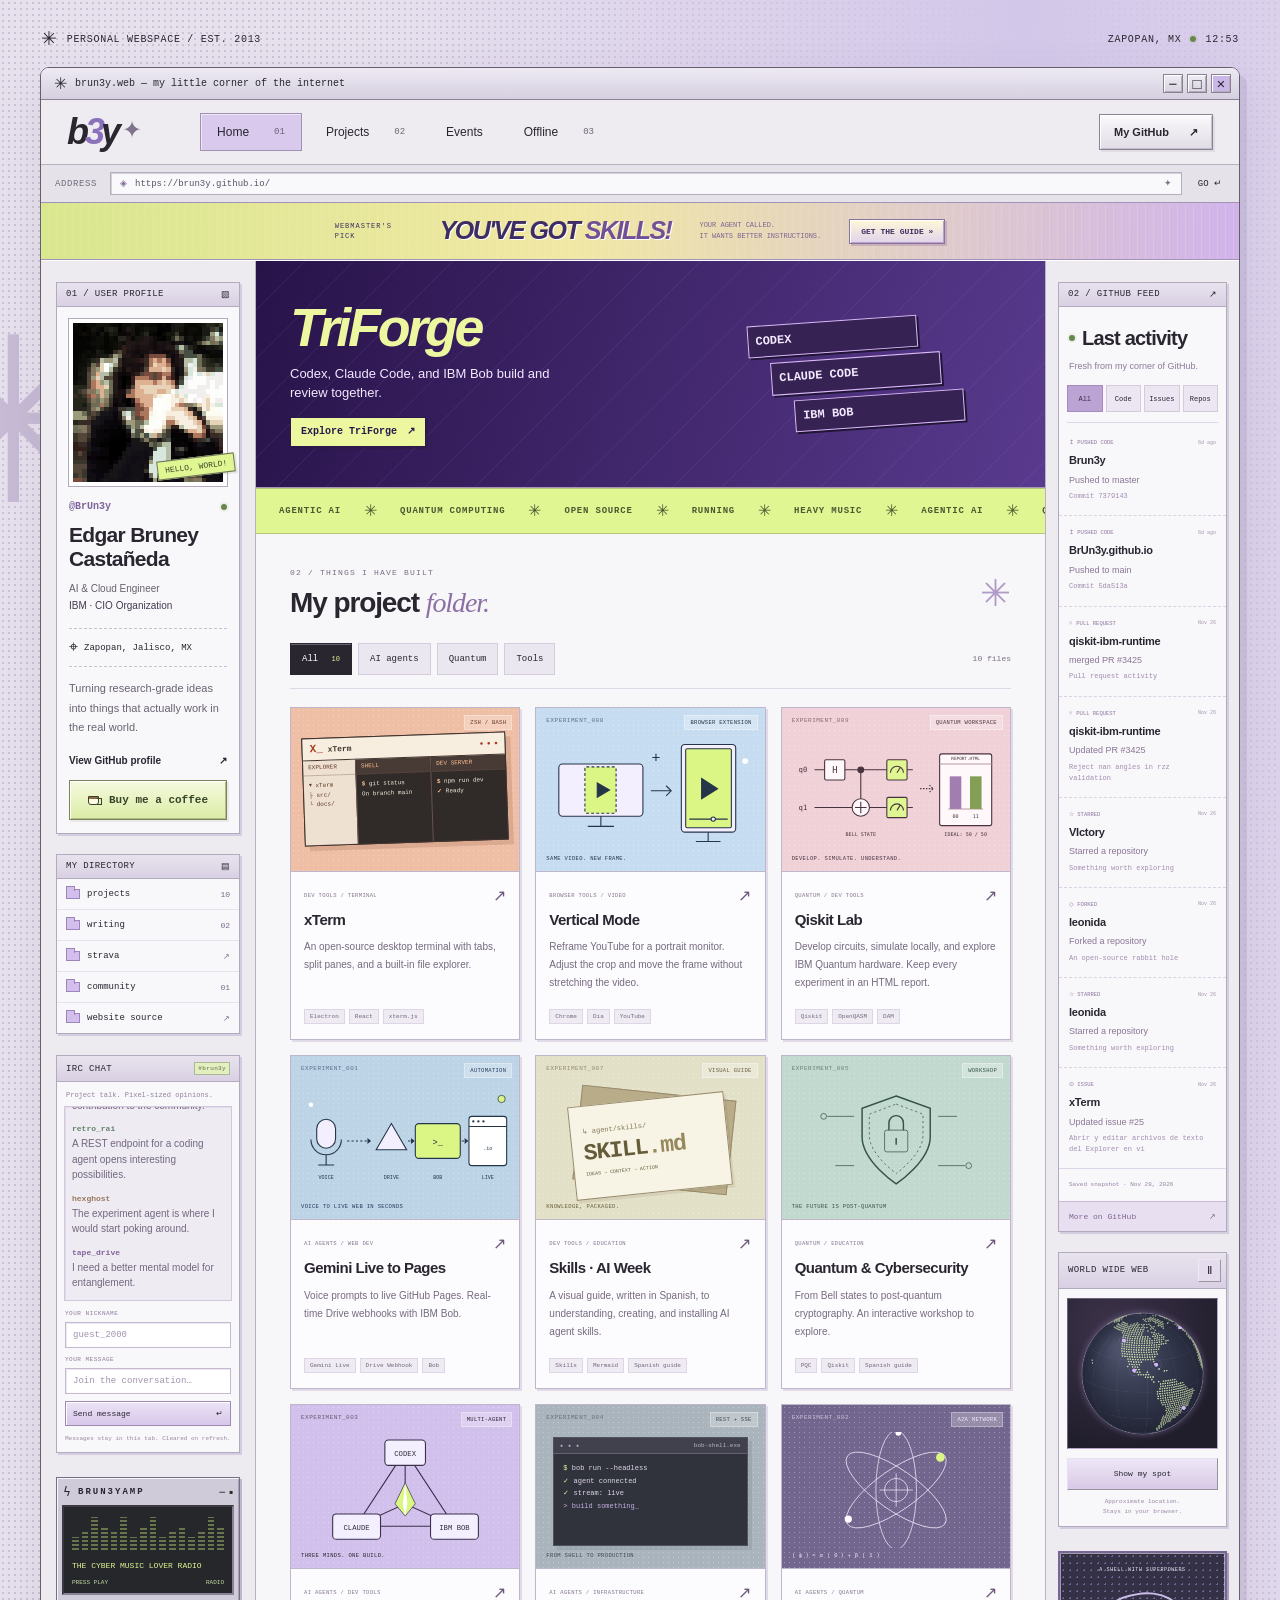
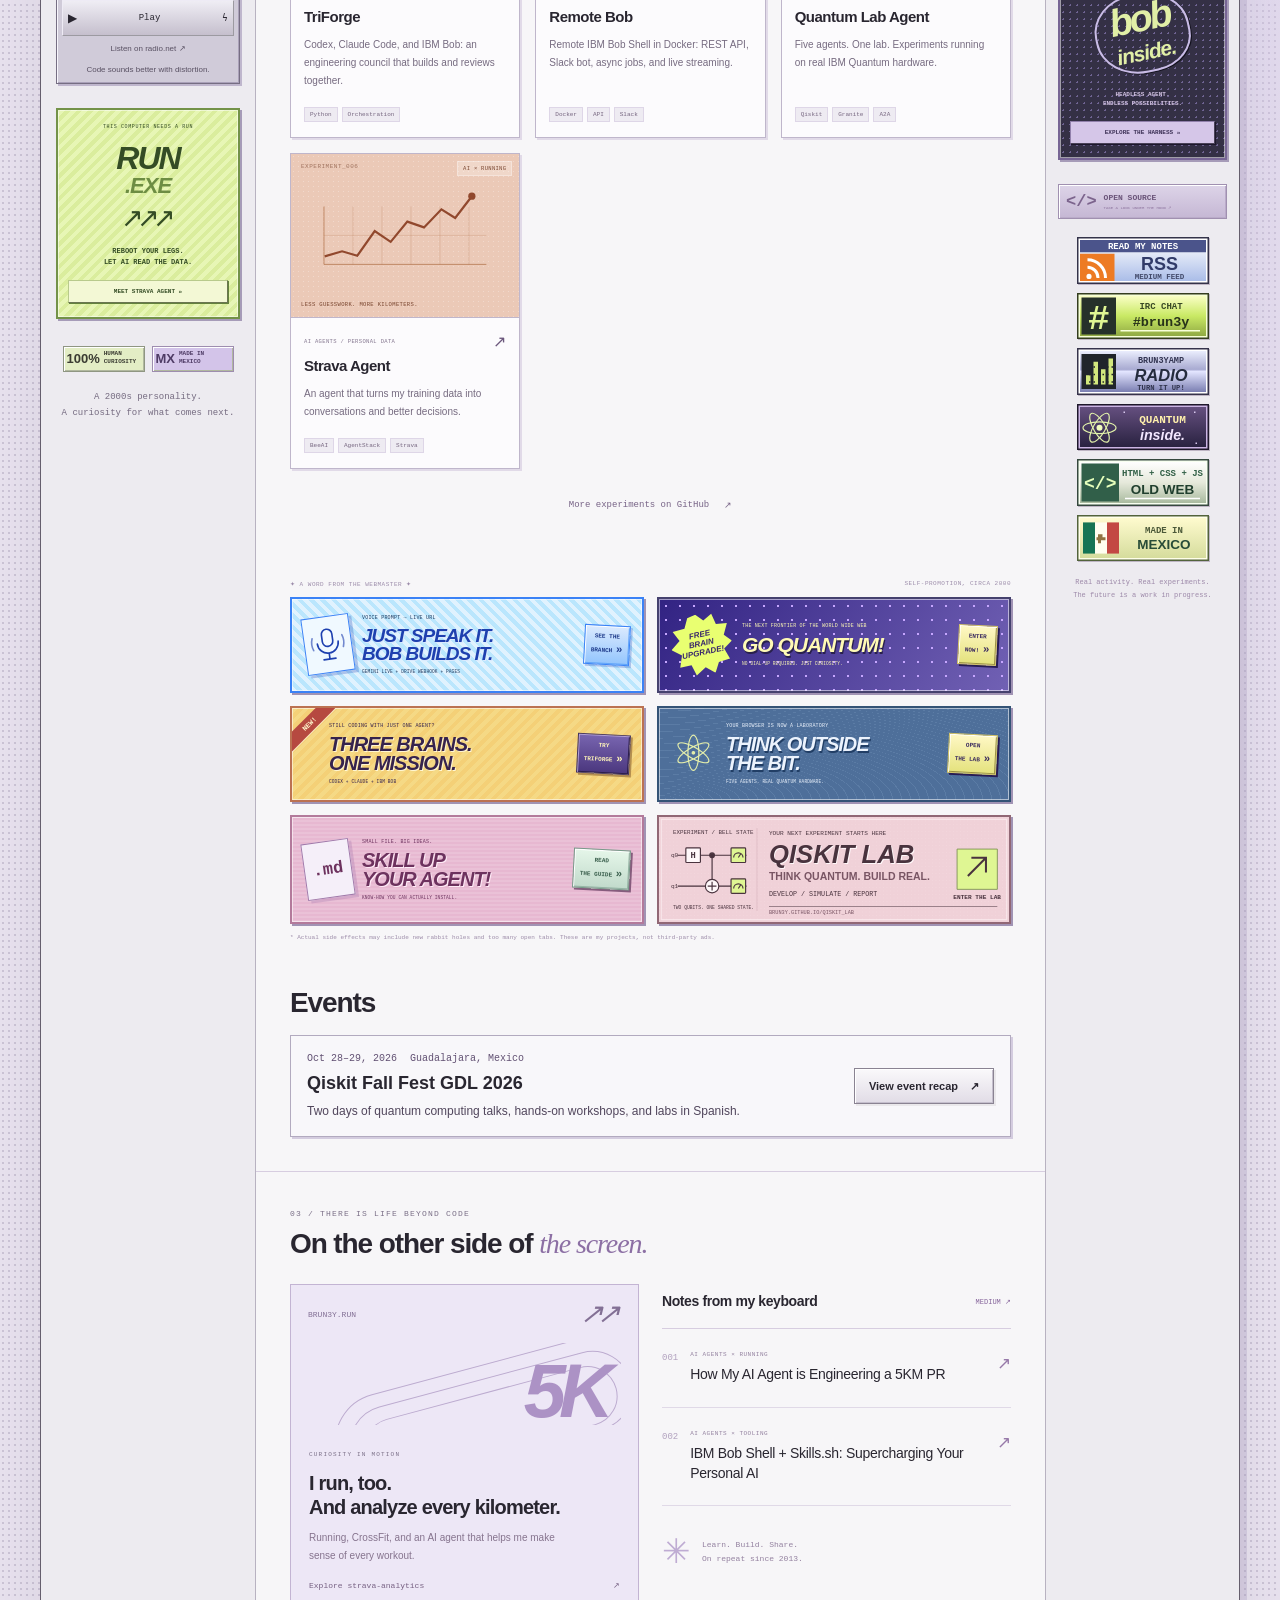
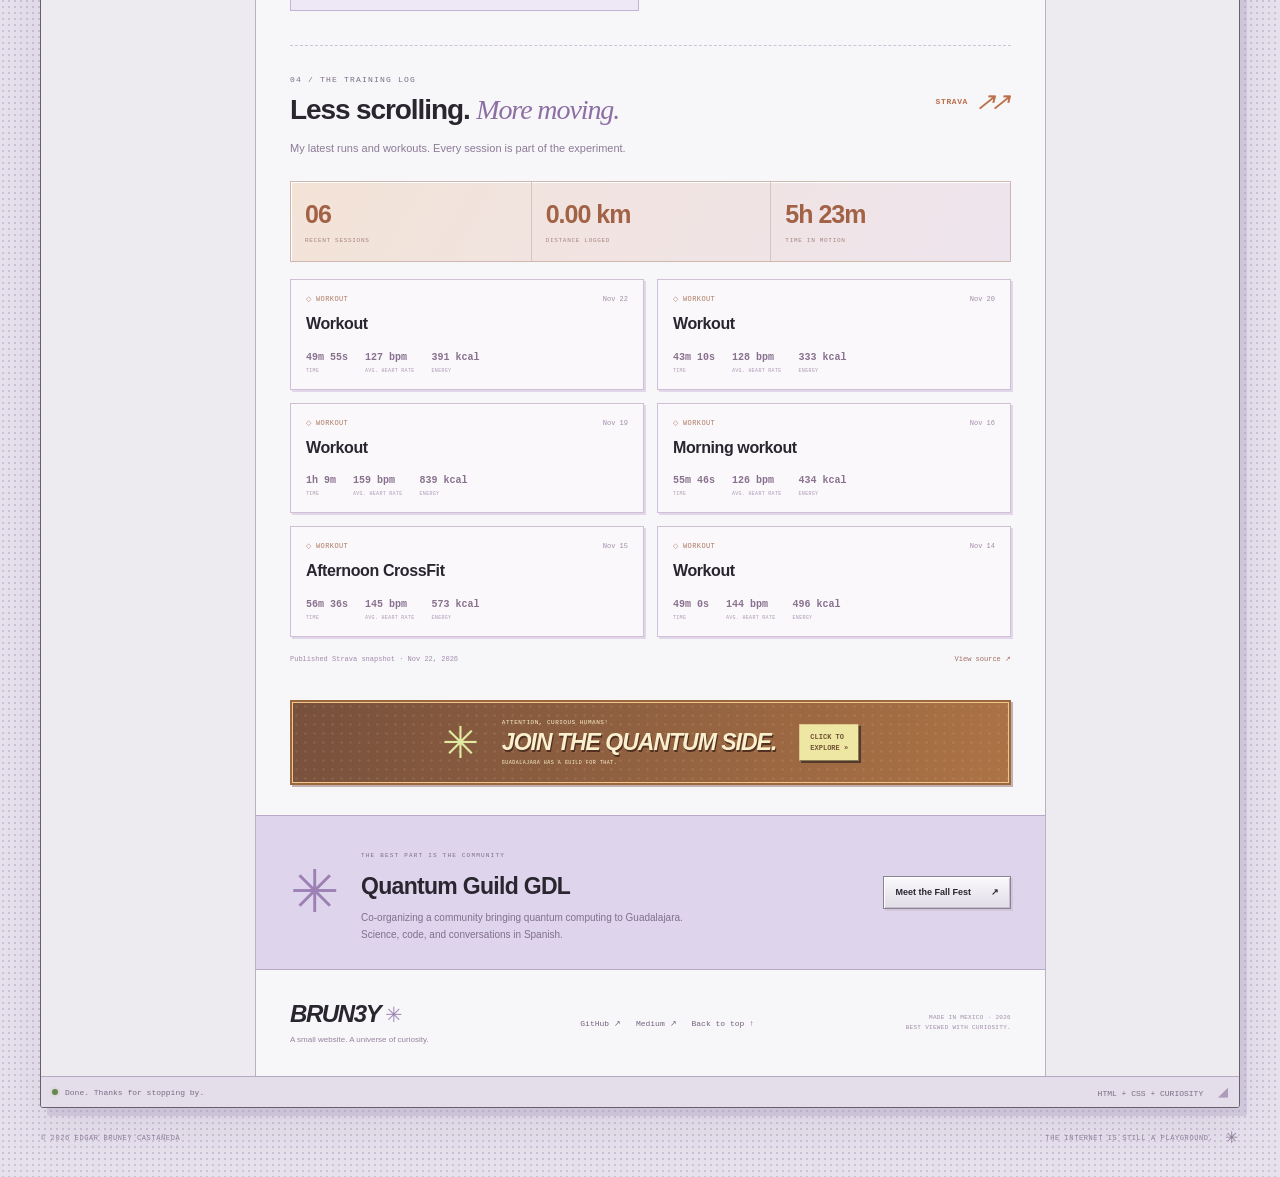
<file: index.html>
<!doctype html>
<html lang="en">
  <head>
    <meta charset="utf-8">
    <!-- Google tag (gtag.js) -->
    <script async src="https://www.googletagmanager.com/gtag/js?id=G-GSG3QV8LMM"></script>
    <script>
      window.dataLayer = window.dataLayer || [];
      function gtag(){dataLayer.push(arguments);}
      gtag('js', new Date());

      gtag('config', 'G-GSG3QV8LMM');
    </script>
    <meta name="viewport" content="width=device-width, initial-scale=1">
    <meta name="theme-color" content="#c4b5ee">
    <meta name="description" content="My little corner of the internet: chat, radio, code, personal projects, AI, and quantum experiments. Built with a 2000s soul.">
    <meta property="og:title" content="BRUN3Y — My little corner of the internet">
    <meta property="og:description" content="My little corner of the internet: chat, radio, code, personal projects, AI, and quantum experiments. Built with a 2000s soul.">
    <meta property="og:site_name" content="BRUN3Y">
    <meta property="og:type" content="website">
    <meta property="og:locale" content="en_US">
    <meta property="og:url" content="https://brun3y.github.io/">
    <meta property="og:image" content="https://brun3y.github.io/site/assets/webspace-social-v1.png">
    <meta property="og:image:type" content="image/png">
    <meta property="og:image:width" content="1200">
    <meta property="og:image:height" content="630">
    <meta property="og:image:alt" content="BRUN3Y's personal webspace as a 2000s forum, with IRC chat, internet radio, code and personal project boards.">
    <meta name="twitter:card" content="summary_large_image">
    <meta name="twitter:title" content="BRUN3Y — My little corner of the internet">
    <meta name="twitter:description" content="My little corner of the internet: chat, radio, code, personal projects, AI, and quantum experiments. Built with a 2000s soul.">
    <meta name="twitter:image" content="https://brun3y.github.io/site/assets/webspace-social-v1.png">
    <meta name="twitter:image:alt" content="BRUN3Y's personal webspace as a 2000s forum, with IRC chat, internet radio, code and personal project boards.">
    <title>BRUN3Y — My little corner of the internet</title>
    <link rel="canonical" href="https://brun3y.github.io/">
    <link rel="alternate" type="application/rss+xml" title="Brun3y's notes on Medium" href="https://medium.com/feed/@brun3y">
    <link rel="icon" type="image/svg+xml" href="site/assets/favicon.svg">
    <link rel="stylesheet" href="site/style.css?v=featured-1">
    <script src="site/app.js?v=featured-1" defer></script>
    <script src="site/chat.js?v=2" defer></script>
    <script src="site/activity.js" defer></script>
    <script src="site/strava.js" defer></script>
    <script src="site/radio.js?v=2" defer></script>
    <script src="site/globe.js?v=2" defer></script>
  </head>
  <body id="top">
    <a class="skip-link" href="#content">Skip to content</a>
    <div class="desktop-meta page-width" aria-label="Website information">
      <span><span class="tiny-star" aria-hidden="true">✳</span> PERSONAL WEBSPACE / EST. 2013</span>
      <span class="desktop-clock">ZAPOPAN, MX <span class="status-dot" aria-hidden="true"></span> <time id="clock">UTC−06:00</time></span>
    </div>
    <div class="browser-window page-width">
      <header class="browser-header">
        <div class="titlebar">
          <a class="window-title" href="#top"><span aria-hidden="true">✳</span> brun3y.web — my little corner of the internet</a>
          <div class="window-controls" aria-hidden="true"><span>−</span><span>□</span><span>×</span></div>
        </div>
        <div class="toolbar">
          <a class="wordmark" href="#top" aria-label="Brun3y, home">b<span>3</span>y<span class="wordmark-star" aria-hidden="true">✦</span></a>
          <nav class="main-nav" aria-label="Main navigation">
            <a class="nav-link active" href="#home" aria-current="location">Home<span>01</span></a>
            <a class="nav-link" href="#projects">Projects<span>02</span></a>
            <a class="nav-link" href="#events">Events</a>
            <a class="nav-link" href="#offline">Offline<span>03</span></a>
          </nav>
          <a class="github-top bevel-button" href="https://github.com/BrUn3y" target="_blank" rel="noopener noreferrer">My GitHub <span aria-hidden="true">↗</span></a>
        </div>
        <div class="addressbar"><span class="address-label">ADDRESS</span><span class="address-field"><span aria-hidden="true">◈</span> https://brun3y.github.io/<span class="address-lock" aria-hidden="true">✦</span></span><span class="go-label" aria-hidden="true">GO ↵</span></div>
        <a class="leaderboard-ad" href="https://brun3y.github.io/skills-ai-week/" target="_blank" rel="noopener noreferrer"><span class="leaderboard-tag">WEBMASTER'S PICK</span><strong>YOU'VE GOT <em>SKILLS!</em></strong><span class="leaderboard-copy">YOUR AGENT CALLED.<br>IT WANTS BETTER INSTRUCTIONS.</span><span class="leaderboard-cta">GET THE GUIDE <span aria-hidden="true">»</span></span></a>
      </header>
      <div class="site-layout">
        <aside class="sidebar" aria-label="Profile and links">
          <section class="profile-panel retro-panel">
            <div class="panel-title"><span>01 / USER PROFILE</span><span aria-hidden="true">▧</span></div>
            <div class="profile-photo"><img src="site/assets/avatar-pixel.png" alt="Pixel portrait of Edgar Bruney Castañeda" width="396" height="396" fetchpriority="high"><span class="photo-sticker">HELLO, WORLD!</span></div>
            <div class="profile-body">
              <span class="profile-handle">@BrUn3y <span class="status-dot" aria-hidden="true"></span></span>
              <h2>Edgar Bruney<br>Castañeda</h2>
              <p class="profile-role">AI & Cloud Engineer<br><strong>IBM · CIO Organization</strong></p>
              <div class="location"><span aria-hidden="true">⌖</span> Zapopan, Jalisco, MX</div>
              <p class="profile-bio">Turning research-grade ideas into things that actually work in the real world.</p>
              <a class="profile-link" href="https://github.com/BrUn3y" target="_blank" rel="noopener noreferrer">View GitHub profile <span aria-hidden="true">↗</span></a>
              <a class="bevel-button coffee-button" id="support" href="https://buymeacoffee.com/brun3y" target="_blank" rel="noopener noreferrer">
                <span class="coffee-icon" aria-hidden="true"></span><span>Buy me a coffee</span>
              </a>
            </div>
          </section>
          <nav class="directory retro-panel" aria-label="Personal directory">
            <div class="panel-title"><span>MY DIRECTORY</span><span aria-hidden="true">▤</span></div>
            <a href="#projects"><span class="folder-icon" aria-hidden="true"></span> projects<span>10</span></a>
            <a href="#writing"><span class="folder-icon" aria-hidden="true"></span> writing<span>02</span></a>
            <a href="#strava"><span class="folder-icon" aria-hidden="true"></span> strava<span>↗</span></a>
            <a href="#community"><span class="folder-icon" aria-hidden="true"></span> community<span>01</span></a>
            <a href="https://github.com/BrUn3y/BrUn3y.github.io" target="_blank" rel="noopener noreferrer"><span class="folder-icon" aria-hidden="true"></span> website source<span>↗</span></a>
          </nav>
          <section class="chat-panel retro-panel" aria-labelledby="chat-title">
            <div class="panel-title"><h2 id="chat-title">IRC CHAT</h2><span class="chat-demo">#brun3y</span></div>
            <p class="chat-room-note">Project talk. Pixel-sized opinions.</p>
            <ol class="chat-log" id="chat-log" role="log" aria-live="polite" aria-label="Project conversation" aria-relevant="additions" tabindex="0">
              <li class="chat-message"><span class="chat-nick">pixel_kit</span><p>Five agents and real quantum hardware? Quantum Lab is wild.</p></li>
              <li class="chat-message"><span class="chat-nick">bytekid</span><p>TriForge is my favorite. Three brains, one build.</p></li>
              <li class="chat-message"><span class="chat-nick">qbit_99</span><p>Trying the Bell state workshop next!</p></li>
            </ol>
            <button class="chat-unread" id="chat-unread" type="button" aria-controls="chat-log" hidden>↓ New messages</button>
            <form class="chat-form" id="chat-form" autocomplete="off">
              <label for="chat-nickname">YOUR NICKNAME</label>
              <input id="chat-nickname" name="nickname" type="text" placeholder="guest_2000" maxlength="18" required spellcheck="false" autocapitalize="off" disabled>
              <label for="chat-message">YOUR MESSAGE</label>
              <input id="chat-message" name="message" type="text" placeholder="Join the conversation…" maxlength="180" required disabled>
              <button type="submit" disabled>Send message <span aria-hidden="true">↵</span></button>
            </form>
            <noscript><p class="chat-disclaimer">Enable JavaScript to join this local chat.</p></noscript>
            <p class="chat-disclaimer">Messages stay in this tab. Cleared on refresh.</p>
          </section>
          <section class="music-player" aria-labelledby="music-title">
            <div class="player-title"><span aria-hidden="true">ϟ</span><h2 id="music-title">BRUN3YAMP</h2><span aria-hidden="true">− ▪</span></div>
            <div class="player-display"><div class="equalizer" aria-hidden="true"><i></i><i></i><i></i><i></i><i></i><i></i><i></i><i></i><i></i><i></i><i></i><i></i><i></i><i></i><i></i><i></i></div><div class="player-track">THE CYBER MUSIC LOVER RADIO</div><div class="player-quality"><span id="radio-status" role="status">PRESS PLAY</span><span>RADIO</span></div></div>
            <audio id="radio-audio" src="https://puma.streemlion.com:1595/stream" preload="none" controls aria-label="The Cyber Music Lover Radio"></audio>
            <button class="player-open" id="radio-toggle" type="button" aria-controls="radio-audio" aria-label="Play The Cyber Music Lover Radio" hidden><span class="play-icon" aria-hidden="true">▶</span><span class="player-action">Play</span><span aria-hidden="true">ϟ</span></button>
            <p><a href="https://mx.radio.net/s/tcmlradio" target="_blank" rel="noopener noreferrer">Listen on radio.net ↗</a></p>
            <p>Code sounds better with distortion.</p>
          </section>
          <a class="side-ad run-ad" href="https://github.com/BrUn3y/Strava_Agent" target="_blank" rel="noopener noreferrer"><span class="side-ad-label">THIS COMPUTER NEEDS A RUN</span><strong>RUN<span>.EXE</span></strong><span class="run-ad-arrows" aria-hidden="true">↗↗↗</span><p>REBOOT YOUR LEGS.<br>LET AI READ THE DATA.</p><span class="side-ad-button">MEET STRAVA AGENT »</span></a>
          <div class="web-badges" aria-label="Human curiosity, made in Mexico"><span class="web-badge"><b>100%</b> HUMAN<br>CURIOSITY</span><span class="web-badge lavender-badge"><b>MX</b> MADE IN<br>MEXICO</span></div>
          <p class="sidebar-note">A 2000s personality.<br>A curiosity for what comes next.</p>
        </aside>
        <main id="content">
          <section class="featured" id="home" aria-label="Featured project">
            <a class="featured-ad featured-xterm" data-featured-project="xterm" href="https://brun3y.github.io/xTerm/" target="_blank" rel="noopener noreferrer">
              <div class="featured-copy">
                <h1>xTerm</h1>
                <p>A desktop terminal with split panes and a built-in file explorer.</p>
                <span class="featured-cta">Explore xTerm <span aria-hidden="true">↗</span></span>
              </div>
              <div class="featured-terminal" aria-hidden="true">
                <div><span>● ● ●</span><span>xterm.local</span></div>
                <code><b>❯</b> git status<br>On branch main</code>
                <code><b>❯</b> npm run dev<br><b>✓</b> Ready</code>
              </div>
            </a>
            <a class="featured-ad featured-vertical" data-featured-project="vertical-mode" href="https://brun3y.github.io/yt-vertical-mode/" target="_blank" rel="noopener noreferrer" hidden>
              <div class="featured-copy">
                <h1>Vertical Mode</h1>
                <p>Reframe YouTube for a portrait monitor without stretching the video.</p>
                <span class="featured-cta">See the extension <span aria-hidden="true">↗</span></span>
              </div>
              <div class="featured-phone" aria-hidden="true"><span></span></div>
            </a>
            <a class="featured-ad featured-qiskit" data-featured-project="qiskit-lab" href="https://brun3y.github.io/qiskit_lab/" target="_blank" rel="noopener noreferrer" hidden>
              <div class="featured-copy">
                <h1>Qiskit Lab</h1>
                <p>Build and simulate quantum circuits. Save your experiments as HTML reports.</p>
                <span class="featured-cta">Open Qiskit Lab <span aria-hidden="true">↗</span></span>
              </div>
              <img class="featured-circuit" src="site/assets/qiskit-lab-circuit.svg" alt="" width="300" height="160">
            </a>
            <a class="featured-ad featured-skills" data-featured-project="skills-ai-week" href="https://brun3y.github.io/skills-ai-week/" target="_blank" rel="noopener noreferrer" hidden>
              <div class="featured-copy">
                <h1>Skills · AI Week</h1>
                <p>A visual guide in Spanish to building, installing, and using AI agent skills.</p>
                <span class="featured-cta">Read the guide <span aria-hidden="true">↗</span></span>
              </div>
              <div class="featured-file" aria-hidden="true"><span>SKILL.md</span></div>
            </a>
            <a class="featured-ad featured-triforge" data-featured-project="triforge" href="https://brun3y.github.io/triforge/" target="_blank" rel="noopener noreferrer" hidden>
              <div class="featured-copy">
                <h1>TriForge</h1>
                <p>Codex, Claude Code, and IBM Bob build and review together.</p>
                <span class="featured-cta">Explore TriForge <span aria-hidden="true">↗</span></span>
              </div>
              <div class="featured-agents" aria-hidden="true"><span>CODEX</span><span>CLAUDE CODE</span><span>IBM BOB</span></div>
            </a>
          </section>
          <div class="ticker" aria-label="Interests: artificial intelligence, quantum computing, open source, running, and heavy music"><div class="ticker-track" aria-hidden="true"><span>AGENTIC AI</span>✳<span>QUANTUM COMPUTING</span>✳<span>OPEN SOURCE</span>✳<span>RUNNING</span>✳<span>HEAVY MUSIC</span>✳<span>AGENTIC AI</span>✳<span>QUANTUM COMPUTING</span>✳<span>OPEN SOURCE</span>✳<span>RUNNING</span>✳<span>HEAVY MUSIC</span>✳</div></div>
          <section class="projects section-pad" id="projects" aria-labelledby="projects-title">
            <div class="section-heading"><div><p class="eyebrow">02 / THINGS I HAVE BUILT</p><h2 id="projects-title">My project <span>folder.</span></h2></div><span class="section-sparkle" aria-hidden="true">✳</span></div>
            <div class="project-toolbar"><div class="filters" role="group" aria-label="Filter projects"><button type="button" class="filter active" data-filter="all" aria-pressed="true">All <span>10</span></button><button type="button" class="filter" data-filter="ai" aria-pressed="false">AI agents</button><button type="button" class="filter" data-filter="quantum" aria-pressed="false">Quantum</button><button type="button" class="filter" data-filter="tools" aria-pressed="false">Tools</button></div><span class="project-count" id="project-count" role="status" aria-live="polite">10 files</span></div>
            <div class="project-grid">
              <article class="project-card" id="xterm" data-category="tools">
                <a href="https://brun3y.github.io/xTerm/" target="_blank" rel="noopener noreferrer">
                  <div class="project-art xterm-art" aria-hidden="true">
                    <span class="art-badge">ZSH / BASH</span>
                    <div class="xterm-window">
                      <div class="xterm-titlebar"><strong><span>X_</span> xTerm</strong><span>● ● ●</span></div>
                      <div class="xterm-workspace">
                        <div class="xterm-explorer">
                          <span>EXPLORER</span>
                          <code>▾ xTerm<br>├ src/<br>└ docs/</code>
                        </div>
                        <div class="xterm-pane">
                          <span>SHELL</span>
                          <code><b>$</b> git status<br>On branch main</code>
                        </div>
                        <div class="xterm-pane">
                          <span>DEV SERVER</span>
                          <code><b>$</b> npm run dev<br><b>✓</b> Ready</code>
                        </div>
                      </div>
                    </div>
                  </div>
                  <div class="card-content">
                    <div class="card-meta"><span>DEV TOOLS / TERMINAL</span><span aria-hidden="true">↗</span></div>
                    <h3>xTerm</h3>
                    <p>An open-source desktop terminal with tabs, split panes, and a built-in file explorer.</p>
                    <div class="tags"><span>Electron</span><span>React</span><span>xterm.js</span></div>
                  </div>
                </a>
              </article>
              <article class="project-card" data-category="tools"><a href="https://brun3y.github.io/yt-vertical-mode/" target="_blank" rel="noopener noreferrer"><div class="project-art vertical-art"><span class="art-index">EXPERIMENT_008</span><svg viewBox="0 0 300 160" aria-hidden="true"><g fill="none" stroke="currentColor" stroke-width="1.5"><rect x="24" y="40" width="116" height="72" rx="5" fill="#f4efff"/><path d="M82 112v14M64 126h36"/><rect x="60" y="44" width="43" height="64" rx="2" fill="#dcf686" stroke-dasharray="4 3"/><path d="m77 66 17 10-17 10Z" fill="#253549"/><path d="M151 77h28m-7-7 7 7-7 7"/><rect x="193" y="13" width="75" height="121" rx="5" fill="#f4efff"/><rect x="199" y="19" width="63" height="109" rx="2" fill="#dcf686"/><path d="m221 60 22 14-22 14Z" fill="#253549"/><path d="M230 134v13m-17 0h34M204 116h53"/><circle cx="237" cy="116" r="3" fill="#f4efff"/></g><circle cx="281" cy="36" r="4" fill="#fff"/><path d="M158 26v10m-5-5h10" stroke="currentColor" stroke-width="1.5"/></svg><span class="art-label">SAME VIDEO. NEW FRAME.</span><span class="art-badge">BROWSER EXTENSION</span></div><div class="card-content"><div class="card-meta"><span>BROWSER TOOLS / VIDEO</span><span aria-hidden="true">↗</span></div><h3>Vertical Mode</h3><p>Reframe YouTube for a portrait monitor. Adjust the crop and move the frame without stretching the video.</p><div class="tags"><span>Chrome</span><span>Dia</span><span>YouTube</span></div></div></a></article>
              <article class="project-card" data-category="quantum tools">
                <a href="https://brun3y.github.io/qiskit_lab/" target="_blank" rel="noopener noreferrer">
                  <div class="project-art qiskit-art">
                    <span class="art-index">EXPERIMENT_009</span>
                    <img class="qiskit-circuit" src="site/assets/qiskit-lab-circuit.svg" alt="" width="300" height="160" loading="lazy">
                    <span class="art-label">DEVELOP. SIMULATE. UNDERSTAND.</span>
                    <span class="art-badge">QUANTUM WORKSPACE</span>
                  </div>
                  <div class="card-content">
                    <div class="card-meta"><span>QUANTUM / DEV TOOLS</span><span aria-hidden="true">↗</span></div>
                    <h3>Qiskit Lab</h3>
                    <p>Develop circuits, simulate locally, and explore IBM Quantum hardware. Keep every experiment in an HTML report.</p>
                    <div class="tags"><span>Qiskit</span><span>OpenQASM</span><span>DAM</span></div>
                  </div>
                </a>
              </article>
              <article class="project-card" data-category="ai tools"><a href="https://brun3y.github.io/gemini-live-to-pages-workflow/" target="_blank" rel="noopener noreferrer"><div class="project-art workflow-art"><span class="art-index">EXPERIMENT_001</span><svg viewBox="0 0 300 160" aria-hidden="true"><g fill="none" stroke="#253549" stroke-width="1.5"><rect x="28" y="50" width="26" height="40" rx="13" fill="#f4efff"/><path d="M20 78a21 21 0 0 0 42 0M41 99v14M30 113h22"/><path d="M70 80h30M154 80h8M228 80h8" stroke-dasharray="3 3"/><path d="M131 56 152 92h-42Z" fill="#f4efff"/><rect x="164" y="56" width="62" height="48" rx="5" fill="#dcf686"/><rect x="238" y="46" width="52" height="68" rx="4" fill="#fff"/><path d="M238 60h52"/></g><g fill="#253549" font-family="monospace" font-size="7" text-anchor="middle"><text x="41" y="132">VOICE</text><text x="131" y="132">DRIVE</text><text x="195" y="132">BOB</text><text x="264" y="132">LIVE</text><text x="195" y="85" font-size="12">&gt;_</text><text x="264" y="92">.io</text></g><circle cx="244" cy="53" r="1.6" fill="#253549"/><circle cx="251" cy="53" r="1.6" fill="#253549"/><circle cx="258" cy="53" r="1.6" fill="#253549"/><path d="M98 76l5 4-5 4M158 76l5 4-5 4M232 76l5 4-5 4" fill="#253549"/><circle cx="283" cy="22" r="5" fill="#dcf686" stroke="#253549"/><circle cx="20" cy="30" r="3" fill="#fff"/></svg><span class="art-label">VOICE TO LIVE WEB IN SECONDS</span><span class="art-badge">AUTOMATION</span></div><div class="card-content"><div class="card-meta"><span>AI AGENTS / WEB DEV</span><span aria-hidden="true">↗</span></div><h3>Gemini Live to Pages</h3><p>Voice prompts to live GitHub Pages. Real-time Drive webhooks with IBM Bob.</p><div class="tags"><span>Gemini Live</span><span>Drive Webhook</span><span>Bob</span></div></div></a></article>
              <article class="project-card" data-category="tools"><a href="https://brun3y.github.io/skills-ai-week/" target="_blank" rel="noopener noreferrer"><div class="project-art skills-art"><span class="art-index">EXPERIMENT_007</span><div class="file-stack"><div class="file-back"></div><div class="file-front"><span>↳ agent/skills/</span><strong>SKILL<span>.md</span></strong><small>IDEAS → CONTEXT → ACTION</small></div></div><span class="art-label">KNOWLEDGE, PACKAGED.</span><span class="art-badge">VISUAL GUIDE</span></div><div class="card-content"><div class="card-meta"><span>DEV TOOLS / EDUCATION</span><span aria-hidden="true">↗</span></div><h3>Skills · AI Week</h3><p>A visual guide, written in Spanish, to understanding, creating, and installing AI agent skills.</p><div class="tags"><span>Skills</span><span>Mermaid</span><span>Spanish guide</span></div></div></a></article>
              <article class="project-card" data-category="quantum"><a href="https://brun3y.github.io/quantum-and-cybersecurity/" target="_blank" rel="noopener noreferrer"><div class="project-art security-art"><span class="art-index">EXPERIMENT_005</span><svg viewBox="0 0 300 160" aria-hidden="true"><g stroke="#33534b" fill="none"><path d="M150 18 197 35v39c0 34-47 65-47 65s-47-31-47-65V35Z" stroke-width="2"/><path d="M150 29 187 43v30c0 25-37 52-37 52s-37-27-37-52V43Z" stroke-dasharray="3 4"/><rect x="134" y="65" width="32" height="30" rx="3"/><path d="M140 65V55a10 10 0 0 1 20 0v10M150 76v9" stroke-width="2"/><path d="M55 46h37m116 68h37M66 114h26m116-68h26"/><circle cx="50" cy="46" r="4"/><circle cx="250" cy="114" r="4"/></g></svg><span class="art-label">THE FUTURE IS POST-QUANTUM</span><span class="art-badge">WORKSHOP</span></div><div class="card-content"><div class="card-meta"><span>QUANTUM / EDUCATION</span><span aria-hidden="true">↗</span></div><h3>Quantum & Cybersecurity</h3><p>From Bell states to post-quantum cryptography. An interactive workshop to explore.</p><div class="tags"><span>PQC</span><span>Qiskit</span><span>Spanish guide</span></div></div></a></article>
              <article class="project-card" data-category="ai tools"><a href="https://brun3y.github.io/triforge/" target="_blank" rel="noopener noreferrer"><div class="project-art forge-art"><span class="art-index">EXPERIMENT_003</span><svg viewBox="0 0 300 160" aria-hidden="true"><g fill="none" stroke="#3b314c" stroke-width="1.5"><path d="M150 26 218 130H82Z"/><path d="M150 26v73m68 31-68-31-68 31"/></g><g fill="#f4efff" stroke="#3b314c" stroke-width="1.5"><rect x="122" y="11" width="56" height="35" rx="5"/><rect x="50" y="113" width="66" height="35" rx="5"/><rect x="185" y="113" width="66" height="35" rx="5"/></g><g fill="#302b3a" font-family="monospace" font-size="10" text-anchor="middle"><text x="150" y="33">CODEX</text><text x="83" y="135">CLAUDE</text><text x="218" y="135">IBM BOB</text></g><path d="m150 70 14 29-14 17-14-17Z" fill="#dcf686" stroke="#3b314c"/><path d="m150 70 3 29-3 17-3-17Z" fill="#fff"/></svg><span class="art-label">THREE MINDS. ONE BUILD.</span><span class="art-badge">MULTI-AGENT</span></div><div class="card-content"><div class="card-meta"><span>AI AGENTS / DEV TOOLS</span><span aria-hidden="true">↗</span></div><h3>TriForge</h3><p>Codex, Claude Code, and IBM Bob: an engineering council that builds and reviews together.</p><div class="tags"><span>Python</span><span>Orchestration</span></div></div></a></article>
              <article class="project-card" data-category="ai tools"><a href="https://brun3y.github.io/remote_bob/" target="_blank" rel="noopener noreferrer"><div class="project-art terminal-art"><span class="art-index">EXPERIMENT_004</span><div class="mini-terminal"><div class="mini-terminal-bar"><span>● ● ●</span> bob-shell.exe</div><code><span>$</span> bob run --headless<br><span>✓</span> agent connected<br><span>✓</span> stream: live<br><span class="terminal-prompt">&gt; build something_</span></code></div><span class="art-label">FROM SHELL TO PRODUCTION</span><span class="art-badge">REST + SSE</span></div><div class="card-content"><div class="card-meta"><span>AI AGENTS / INFRASTRUCTURE</span><span aria-hidden="true">↗</span></div><h3>Remote Bob</h3><p>Remote IBM Bob Shell in Docker: REST API, Slack bot, async jobs, and live streaming.</p><div class="tags"><span>Docker</span><span>API</span><span>Slack</span></div></div></a></article>
              <article class="project-card" data-category="ai quantum"><a href="https://brun3y.github.io/quantum_lab_agent/" target="_blank" rel="noopener noreferrer"><div class="project-art quantum-art"><span class="art-index">EXPERIMENT_002</span><svg viewBox="0 0 300 160" aria-hidden="true"><g fill="none" stroke="currentColor"><ellipse cx="150" cy="80" rx="82" ry="28" transform="rotate(-35 150 80)"/><ellipse cx="150" cy="80" rx="82" ry="28" transform="rotate(35 150 80)"/><ellipse cx="150" cy="80" rx="82" ry="28" transform="rotate(90 150 80)"/><circle cx="150" cy="80" r="16"/><path d="M150 57v46M127 80h46"/></g><circle cx="211" cy="35" r="6" fill="#dcf686"/><circle cx="84" cy="120" r="5" fill="white"/><circle cx="153" cy="1" r="4" fill="white"/></svg><span class="art-label">| ψ ⟩ = α | 0 ⟩ + β | 1 ⟩</span><span class="art-badge">A2A NETWORK</span></div><div class="card-content"><div class="card-meta"><span>AI AGENTS / QUANTUM</span><span aria-hidden="true">↗</span></div><h3>Quantum Lab Agent</h3><p>Five agents. One lab. Experiments running on real IBM Quantum hardware.</p><div class="tags"><span>Qiskit</span><span>Granite</span><span>A2A</span></div></div></a></article>
              <article class="project-card" data-category="ai"><a href="https://github.com/BrUn3y/Strava_Agent" target="_blank" rel="noopener noreferrer"><div class="project-art strava-art"><span class="art-index">EXPERIMENT_006</span><svg viewBox="0 0 300 160" aria-hidden="true"><g stroke="#b16f47" fill="none"><path d="M38 115h224M38 35v80"/><path d="M38 75h224M78 35v80m40-80v80m40-80v80m40-80v80m40-80v80" opacity=".3"/></g><path d="m39 104 24-7 21 6 24-34 22 15 23-28 23 8 24-25 19 12 23-30" fill="none" stroke="#91482d" stroke-width="3"/><circle cx="242" cy="21" r="5" fill="#91482d"/></svg><span class="art-label">LESS GUESSWORK. MORE KILOMETERS.</span><span class="art-badge">AI × RUNNING</span></div><div class="card-content"><div class="card-meta"><span>AI AGENTS / PERSONAL DATA</span><span aria-hidden="true">↗</span></div><h3>Strava Agent</h3><p>An agent that turns my training data into conversations and better decisions.</p><div class="tags"><span>BeeAI</span><span>AgentStack</span><span>Strava</span></div></div></a></article>
            </div>
            <a class="all-projects" href="https://github.com/BrUn3y?tab=repositories" target="_blank" rel="noopener noreferrer">More experiments on GitHub <span aria-hidden="true">↗</span></a>
          </section>
          <aside class="retro-ads" aria-label="Old-school advertisements for my projects">
            <div class="ad-label"><span>✦ A WORD FROM THE WEBMASTER ✦</span><span>SELF-PROMOTION, CIRCA 2000</span></div>
            <div class="ad-grid">
              <a class="retro-ad workflow-ad" href="https://github.com/BrUn3y/remote_bob/tree/feat/google-drive-gemini-live" target="_blank" rel="noopener noreferrer"><span class="ad-mic" aria-hidden="true"><svg viewBox="0 0 48 57"><g fill="none" stroke="currentColor" stroke-width="2.2" stroke-linecap="round"><rect x="17" y="8" width="14" height="23" rx="7" fill="#f5fbff"/><path d="M10 26a14 14 0 0 0 28 0M24 40v8M16 48h16"/><path d="M4 18q-3 8 0 16M44 18q3 8 0 16" opacity=".6"/></g></svg></span><div class="ad-message"><span>VOICE PROMPT → LIVE URL</span><strong>JUST SPEAK IT.<br>BOB BUILDS IT.</strong><small>GEMINI LIVE + DRIVE WEBHOOK + PAGES</small></div><span class="ad-cta">SEE THE<br>BRANCH <span aria-hidden="true">»</span></span></a>
              <a class="retro-ad quantum-ad" href="https://brun3y.github.io/quantum-and-cybersecurity/" target="_blank" rel="noopener noreferrer"><span class="ad-starburst">FREE<br>BRAIN<br>UPGRADE!</span><div class="ad-message"><span>THE NEXT FRONTIER OF THE WORLD WIDE WEB</span><strong>GO QUANTUM!</strong><small>NO DIAL-UP REQUIRED. JUST CURIOSITY.</small></div><span class="ad-cta">ENTER<br>NOW! <span aria-hidden="true">»</span></span></a>
              <a class="retro-ad forge-ad" href="https://brun3y.github.io/triforge/" target="_blank" rel="noopener noreferrer"><span class="ad-new">NEW!</span><div class="ad-message"><span>STILL CODING WITH JUST ONE AGENT?</span><strong>THREE BRAINS.<br>ONE MISSION.</strong><small>CODEX + CLAUDE + IBM BOB</small></div><span class="ad-cta">TRY<br>TRIFORGE <span aria-hidden="true">»</span></span></a>
              <a class="retro-ad lab-ad" href="https://brun3y.github.io/quantum_lab_agent/" target="_blank" rel="noopener noreferrer"><span class="ad-atom" aria-hidden="true">⚛</span><div class="ad-message"><span>YOUR BROWSER IS NOW A LABORATORY</span><strong>THINK OUTSIDE<br>THE BIT.</strong><small>FIVE AGENTS. REAL QUANTUM HARDWARE.</small></div><span class="ad-cta">OPEN<br>THE LAB <span aria-hidden="true">»</span></span></a>
              <a class="retro-ad skills-ad" href="https://brun3y.github.io/skills-ai-week/" target="_blank" rel="noopener noreferrer"><span class="ad-file" aria-hidden="true">.md</span><div class="ad-message"><span>SMALL FILE. BIG IDEAS.</span><strong>SKILL UP<br>YOUR AGENT!</strong><small>KNOW-HOW YOU CAN ACTUALLY INSTALL.</small></div><span class="ad-cta">READ<br>THE GUIDE <span aria-hidden="true">»</span></span></a>
              <a class="retro-ad qiskit-ad" href="https://brun3y.github.io/qiskit_lab/" target="_blank" rel="noopener noreferrer">
                <img src="site/assets/qiskit-lab-banner.svg" width="1200" height="360" alt="Qiskit Lab. Think quantum. Build real. Develop, simulate, report. Enter the lab." loading="lazy">
              </a>
            </div>
            <p class="ad-fineprint">* Actual side effects may include new rabbit holes and too many open tabs. These are my projects, not third-party ads.</p>
          </aside>
          <section class="events section-pad" id="events" aria-labelledby="events-title">
            <div class="section-heading"><h2 id="events-title">Events</h2></div>
            <article class="event-card retro-panel">
              <div class="event-details">
                <p class="event-meta"><span><time datetime="2026-10-28">Oct 28</time>–<time datetime="2026-10-29">29, 2026</time></span><span>Guadalajara, Mexico</span></p>
                <h3>Qiskit Fall Fest GDL 2026</h3>
                <p>Two days of quantum computing talks, hands-on workshops, and labs in Spanish.</p>
              </div>
              <a class="bevel-button" href="https://quantum-guild-gdl.github.io/qiskit_fall_fest_gdl/" target="_blank" rel="noopener noreferrer">View event recap <span aria-hidden="true">↗</span></a>
            </article>
          </section>
          <section class="offline section-pad" id="offline" aria-labelledby="offline-title">
            <div class="section-heading"><div><p class="eyebrow">03 / THERE IS LIFE BEYOND CODE</p><h2 id="offline-title">On the other side of <span>the screen.</span></h2></div></div>
            <div class="offline-grid">
              <article class="running-card"><div class="running-top"><span>BRUN3Y.RUN</span><span aria-hidden="true">↗↗</span></div><div class="running-track" aria-hidden="true"><div></div><div></div><div></div><span>5K</span></div><div class="running-copy"><span class="eyebrow">CURIOSITY IN MOTION</span><h3>I run, too.<br>And analyze every kilometer.</h3><p>Running, CrossFit, and an AI agent that helps me make sense of every workout.</p><a href="https://github.com/BrUn3y/strava-analytics" target="_blank" rel="noopener noreferrer">Explore strava-analytics <span aria-hidden="true">↗</span></a></div></article>
              <div class="writing" id="writing"><div class="writing-heading"><h3>Notes from my keyboard</h3><a href="https://medium.com/@brun3y" target="_blank" rel="noopener noreferrer" aria-label="Read all of Brun3y’s articles on Medium">MEDIUM ↗</a></div><a class="article-link" href="https://medium.com/@brun3y/how-my-ai-agent-is-engineering-a-5km-pr-a2e9966869f4" target="_blank" rel="noopener noreferrer"><span class="article-number">001</span><div><span>AI AGENTS × RUNNING</span><h4>How My AI Agent is Engineering a 5KM PR</h4></div><span class="article-arrow" aria-hidden="true">↗</span></a><a class="article-link" href="https://medium.com/@brun3y/ibm-bob-shell-skills-sh-supercharging-your-personal-ai-d074dbd5ec7c" target="_blank" rel="noopener noreferrer"><span class="article-number">002</span><div><span>AI AGENTS × TOOLING</span><h4>IBM Bob Shell + Skills.sh: Supercharging Your Personal AI</h4></div><span class="article-arrow" aria-hidden="true">↗</span></a><div class="writing-note"><span aria-hidden="true">✳</span><p>Learn. Build. Share.<br>On repeat since 2013.</p></div></div>
            </div>
          </section>
          <section class="strava-section section-pad" id="strava" aria-labelledby="strava-title">
            <div class="section-heading"><div><p class="eyebrow">04 / THE TRAINING LOG</p><h2 id="strava-title">Less scrolling. <span>More moving.</span></h2></div><span class="strava-brand">STRAVA <span aria-hidden="true">↗↗</span></span></div>
            <p class="strava-intro">My latest runs and workouts. Every session is part of the experiment.</p>
            <div class="strava-summary" id="strava-summary" aria-label="Totals across the displayed activities"></div>
            <ol class="strava-activities" id="strava-activities" aria-label="Recent Strava activities"><li>Loading the training log…</li></ol>
            <div class="strava-footer"><p id="strava-source" role="status">Published training data</p><a href="https://github.com/BrUn3y/Brun3y/blob/master/assets/strava-widget.svg" target="_blank" rel="noopener noreferrer">View source <span aria-hidden="true">↗</span></a></div>
            <noscript><p class="strava-intro">Enable JavaScript to see the training log, or open the published source above.</p></noscript>
          </section>
          <a class="guild-ad" href="https://quantum-guild-gdl.github.io/qiskit_fall_fest_gdl/" target="_blank" rel="noopener noreferrer"><span class="guild-ad-symbol" aria-hidden="true">✳</span><div><span>ATTENTION, CURIOUS HUMANS!</span><strong>JOIN THE QUANTUM SIDE.</strong><small>GUADALAJARA HAS A GUILD FOR THAT.</small></div><span class="guild-ad-cta">CLICK TO<br>EXPLORE »</span></a>
          <section class="community-banner" id="community" aria-labelledby="community-title"><div class="community-icon" aria-hidden="true">✳</div><div><span class="eyebrow">THE BEST PART IS THE COMMUNITY</span><h2 id="community-title">Quantum Guild GDL</h2><p>Co-organizing a community bringing quantum computing to Guadalajara. Science, code, and conversations in Spanish.</p></div><a class="bevel-button" href="https://quantum-guild-gdl.github.io/qiskit_fall_fest_gdl/" target="_blank" rel="noopener noreferrer">Meet the Fall Fest <span aria-hidden="true">↗</span></a></section>
          <footer class="site-footer"><div><a class="footer-wordmark" href="#top">BRUN3Y<span aria-hidden="true">✳</span></a><p>A small website. A universe of curiosity.</p></div><div class="footer-links"><a href="https://github.com/BrUn3y" target="_blank" rel="noopener noreferrer">GitHub ↗</a><a href="https://medium.com/@brun3y" target="_blank" rel="noopener noreferrer">Medium ↗</a><a href="#top">Back to top ↑</a></div><span class="footer-credit">MADE IN MEXICO · <span id="year">2026</span><br>BEST VIEWED WITH CURIOSITY.</span></footer>
        </main>
        <aside class="activity-sidebar" aria-labelledby="activity-title">
          <section class="activity-panel retro-panel">
            <div class="panel-title"><span>02 / GITHUB FEED</span><span aria-hidden="true">↗</span></div>
            <div class="activity-heading"><span class="status-dot" aria-hidden="true"></span><h2 id="activity-title">Last activity</h2></div>
            <p class="activity-caption">Fresh from my corner of GitHub.</p>
            <div class="activity-filters" role="group" aria-label="Filter GitHub activity"><button type="button" data-activity-filter="all" aria-pressed="true" class="active">All</button><button type="button" data-activity-filter="code" aria-pressed="false">Code</button><button type="button" data-activity-filter="issues" aria-pressed="false">Issues</button><button type="button" data-activity-filter="repos" aria-pressed="false">Repos</button></div>
            <ol class="activity-list" id="activity-list" aria-label="Recent public GitHub activity"><li class="activity-empty">Connecting to GitHub…</li></ol>
            <p class="activity-source" id="activity-source" role="status" aria-live="polite">PUBLIC ACTIVITY ONLY</p>
            <a class="activity-view-all" href="https://github.com/BrUn3y?tab=overview" target="_blank" rel="noopener noreferrer">More on GitHub <span aria-hidden="true">↗</span></a>
          </section>
          <section class="globe-panel retro-panel" aria-labelledby="globe-title">
            <div class="panel-title"><h2 id="globe-title">WORLD WIDE WEB</h2><button id="globe-toggle" type="button" aria-label="Pause globe rotation">Ⅱ</button></div>
            <div class="globe-stage"><canvas id="web-globe" width="320" height="320" role="img" aria-label="Rotating Earth with points around the world.">A small rotating Earth.</canvas></div>
            <div class="globe-legend" id="globe-you" hidden><span><i class="globe-person" aria-hidden="true"></i> You</span></div>
            <p class="globe-location" id="globe-location" role="status"></p>
            <button class="globe-locate" id="globe-locate" type="button">Show my spot</button>
            <p class="globe-privacy">Approximate location.<br>Stays in your browser.</p>
          </section>
          <a class="side-ad bob-ad" href="https://brun3y.github.io/remote_bob/" target="_blank" rel="noopener noreferrer"><span class="side-ad-label">A SHELL WITH SUPERPOWERS</span><span class="bob-inside">bob<br><strong>inside.</strong></span><p>HEADLESS AGENT.<br>ENDLESS POSSIBILITIES.</p><span class="side-ad-button">EXPLORE THE HARNESS »</span></a>
          <a class="activity-web-badge" href="https://github.com/BrUn3y?tab=repositories" target="_blank" rel="noopener noreferrer"><span aria-hidden="true">&lt;/&gt;</span><div><strong>OPEN SOURCE</strong><small>TAKE A LOOK UNDER THE HOOD ↗</small></div></a>
          <nav class="retro-buttons" aria-label="Classic web buttons">
            <a href="https://medium.com/feed/@brun3y" target="_blank" rel="noopener noreferrer"><img src="site/assets/buttons/rss.svg" width="88" height="31" alt="RSS — read my notes on Medium" loading="lazy"></a>
            <a href="#chat-title"><img src="site/assets/buttons/irc.svg" width="88" height="31" alt="IRC chat — #brun3y" loading="lazy"></a>
            <a href="#music-title"><img src="site/assets/buttons/radio.svg" width="88" height="31" alt="BRUN3YAMP — internet radio" loading="lazy"></a>
            <a href="https://brun3y.github.io/quantum-and-cybersecurity/" target="_blank" rel="noopener noreferrer"><img src="site/assets/buttons/quantum.svg" width="88" height="31" alt="Quantum inside — explore the workshop" loading="lazy"></a>
            <a href="https://github.com/BrUn3y/BrUn3y.github.io" target="_blank" rel="noopener noreferrer"><img src="site/assets/buttons/html.svg" width="88" height="31" alt="HTML, CSS and JavaScript — view the website source" loading="lazy"></a>
            <a href="#home"><img src="site/assets/buttons/mexico.svg" width="88" height="31" alt="Made in Mexico — back to home" loading="lazy"></a>
          </nav>
          <p class="activity-footnote">Real activity. Real experiments.<br>The future is a work in progress.</p>
        </aside>
      </div>
      <div class="browser-status"><span><span class="status-dot" aria-hidden="true"></span> Done. Thanks for stopping by.</span><span>HTML + CSS + CURIOSITY <span aria-hidden="true">◢</span></span></div>
    </div>
    <div class="desktop-footer page-width"><span>© <span id="copyright-year">2026</span> EDGAR BRUNEY CASTAÑEDA</span><span>THE INTERNET IS STILL A PLAYGROUND. <span aria-hidden="true">✳</span></span></div>
  </body>
</html>
</file>
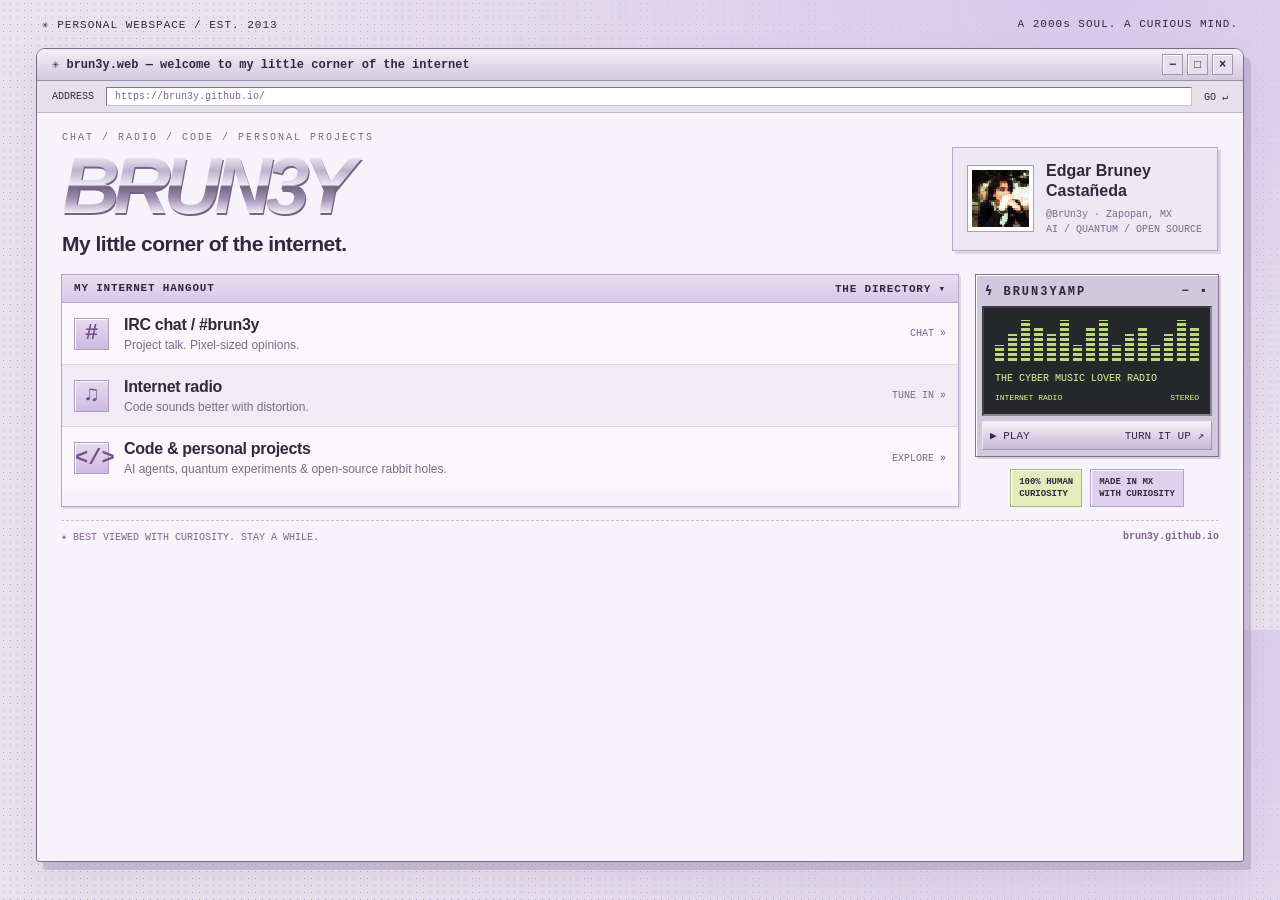
<file: scripts/social-preview.html>
<!doctype html>
<html lang="en">
<meta charset="utf-8">
<meta name="viewport" content="width=device-width, initial-scale=1">
<title>BRUN3Y social preview · 1200 × 630</title>
<style>
  * { box-sizing: border-box; }
  body { width: 1200px; height: 630px; margin: 0; overflow: hidden; color: #30283e; font-family: Arial, sans-serif; background: radial-gradient(ellipse at 85% 0, #d6c9ed, transparent 55%), radial-gradient(circle, #b6a8c6 .8px, transparent 1px) 0 0 / 7px 7px, #e8e2ee; }
  .desktop { position: absolute; left: 42px; right: 42px; top: 18px; display: flex; justify-content: space-between; font: 11px 'Courier New', monospace; letter-spacing: 1px; }
  .window { position: absolute; inset: 48px 36px 38px; border: 1px solid #786a89; border-radius: 9px 9px 3px 3px; overflow: hidden; background: #f6f3fa; box-shadow: 7px 8px 0 #ac9bbe80, 0 16px 35px #77608020; }
  .titlebar { height: 32px; display: flex; align-items: center; justify-content: space-between; padding: 0 10px 0 15px; background: linear-gradient(#f3eff8, #d2c8df); border-bottom: 1px solid #9b8baa; font: bold 12px 'Courier New', monospace; }
  .controls { display: flex; gap: 4px; }
  .controls span { display: grid; place-items: center; width: 21px; height: 21px; background: #e6dfee; border: 1px solid #a496b1; box-shadow: inset 1px 1px white; }
  .address { height: 32px; display: flex; align-items: center; gap: 12px; padding: 5px 15px; background: #e6e0ed; border-bottom: 1px solid #c2b6cf; font: 10px 'Courier New', monospace; }
  .url { flex: 1; background: #fff; padding: 3px 8px; border: 1px inset #cdc1d7; color: #796889; }
  .hero { display: flex; align-items: center; justify-content: space-between; padding: 19px 25px 18px; }
  .eyebrow { margin: 0 0 7px; font: 10px 'Courier New', monospace; letter-spacing: 2px; color: #7e678e; }
  h1 { margin: 0 0 8px; font: italic 900 80px/.9 'Arial Black', Arial, sans-serif; letter-spacing: -7px; color: #8a759e; background: linear-gradient(#fff 0%, #bdb3ce 29%, #eee9f4 48%, #746380 51%, #a391b6 68%, #f7f4fb 89%, #7b698a 100%); -webkit-background-clip: text; background-clip: text; -webkit-text-fill-color: transparent; filter: drop-shadow(1px 2px 0 #766383); }
  .intro { margin: 10px 0 0; font-size: 21px; font-weight: bold; letter-spacing: -.5px; }
  .profile { display: flex; align-items: center; gap: 13px; padding: 13px 15px; margin-top: 9px; border: 1px solid #b8a6cc; box-shadow: 3px 3px #ded4e9; background: #eee8f5; }
  .profile img { width: 65px; height: 65px; object-fit: cover; image-rendering: pixelated; border: 4px solid white; outline: 1px solid #ad9cbd; }
  .profile strong { font-size: 16px; line-height: 1.25; }
  .profile p { margin: 6px 0 0; font: 10px/1.5 'Courier New', monospace; color: #7d668f; }
  .content { display: grid; grid-template-columns: 1fr 244px; gap: 16px; margin: 0 24px; }
  .forum { border: 1px solid #b5a3c9; box-shadow: 2px 2px #e0d7e9; }
  .section-title { display: flex; justify-content: space-between; padding: 7px 12px; background: linear-gradient(#e7dff0, #d7c8e7); border-bottom: 1px solid #b5a3c9; font: bold 11px 'Courier New', monospace; letter-spacing: .8px; }
  .board { display: grid; grid-template-columns: 39px 1fr 79px; gap: 11px; align-items: center; height: 62px; padding: 8px 12px; background: #faf8fd; border-bottom: 1px solid #ded4e8; }
  .board:nth-child(odd) { background: #f0ebf5; }
  .board:last-child { border-bottom: 0; }
  .board-icon { display: grid; place-items: center; width: 35px; height: 32px; border: 1px solid #b09bc4; background: linear-gradient(#e7dbee, #cfb9e1); box-shadow: inset 1px 1px white; color: #72518e; font: bold 22px 'Courier New', monospace; }
  .board h2 { margin: 0 0 4px; font-size: 16px; letter-spacing: -.3px; }
  .board p { margin: 0; font-size: 12px; color: #7b6a89; }
  .tag { text-align: right; font: 10px 'Courier New', monospace; color: #7e648e; }
  .player { padding: 6px; background: #d0c8dc; border: 1px solid #83718f; box-shadow: inset 1px 1px white, 2px 2px #d9cfe3; }
  .player-title { display: flex; justify-content: space-between; padding: 3px 3px 7px; font: bold 12px 'Courier New', monospace; letter-spacing: 2px; }
  .display { padding: 12px 11px; border: 2px inset #8f819c; background: #26272b; color: #dff693; }
  .bars { height: 41px; display: flex; align-items: flex-end; gap: 4px; }
  .bars i { flex: 1; height: 65%; background: repeating-linear-gradient(to top, #bcd979 0 3px, transparent 3px 5px); }
  .bars i:nth-child(3n) { height: 100%; }
  .bars i:nth-child(3n + 1) { height: 40%; }
  .bars i:nth-child(4n) { height: 80%; }
  .station { margin: 11px 0 7px; font: 10px/1.4 'Courier New', monospace; }
  .quality { display: flex; justify-content: space-between; font: 8px 'Courier New', monospace; }
  .play { margin-top: 5px; display: flex; justify-content: space-between; padding: 7px; background: linear-gradient(#f5f1f9, #c5b8d4); border: 1px outset #eee7f7; font: 11px 'Courier New', monospace; }
  .badges { display: flex; justify-content: center; gap: 8px; margin-top: 12px; }
  .badges span { padding: 6px 8px; border: 1px solid #a8b487; box-shadow: inset 1px 1px white; background: #e2ecbc; font: bold 9px/1.35 'Courier New', monospace; }
  .badges span:last-child { background: #dfd0ee; border-color: #b4a0c9; }
  .footer { margin: 13px 24px 0; display: flex; justify-content: space-between; padding-top: 10px; border-top: 1px dashed #cbbbd9; font: 10px 'Courier New', monospace; color: #80658e; }
</style>
<div class="desktop"><span>✳ PERSONAL WEBSPACE / EST. 2013</span><span>A 2000s SOUL. A CURIOUS MIND.</span></div>
<main class="window">
  <div class="titlebar"><span>✳ brun3y.web — welcome to my little corner of the internet</span><div class="controls"><span>−</span><span>□</span><span>×</span></div></div>
  <div class="address"><span>ADDRESS</span><span class="url">https://brun3y.github.io/</span><span>GO ↵</span></div>
  <div class="hero">
    <div><p class="eyebrow">CHAT / RADIO / CODE / PERSONAL PROJECTS</p><h1>BRUN3Y</h1><p class="intro">My little corner of the internet.</p></div>
    <div class="profile"><img src="../site/assets/avatar-pixel.png" alt="Pixel portrait of Edgar"><div><strong>Edgar Bruney<br>Castañeda</strong><p>@BrUn3y · Zapopan, MX<br>AI / QUANTUM / OPEN SOURCE</p></div></div>
  </div>
  <div class="content">
    <section class="forum">
      <div class="section-title"><span>MY INTERNET HANGOUT</span><span>THE DIRECTORY ▾</span></div>
      <div class="board"><span class="board-icon">#</span><div><h2>IRC chat / #brun3y</h2><p>Project talk. Pixel-sized opinions.</p></div><span class="tag">CHAT »</span></div>
      <div class="board"><span class="board-icon">♫</span><div><h2>Internet radio</h2><p>Code sounds better with distortion.</p></div><span class="tag">TUNE IN »</span></div>
      <div class="board"><span class="board-icon">&lt;/&gt;</span><div><h2>Code &amp; personal projects</h2><p>AI agents, quantum experiments &amp; open-source rabbit holes.</p></div><span class="tag">EXPLORE »</span></div>
    </section>
    <aside>
      <div class="player"><div class="player-title"><span>ϟ BRUN3YAMP</span><span>− ▪</span></div><div class="display"><div class="bars"><i></i><i></i><i></i><i></i><i></i><i></i><i></i><i></i><i></i><i></i><i></i><i></i><i></i><i></i><i></i><i></i></div><p class="station">THE CYBER MUSIC LOVER RADIO</p><div class="quality"><span>INTERNET RADIO</span><span>STEREO</span></div></div><div class="play"><span>▶ PLAY</span><span>TURN IT UP ↗</span></div></div>
      <div class="badges"><span>100% HUMAN<br>CURIOSITY</span><span>MADE IN MX<br>WITH CURIOSITY</span></div>
    </aside>
  </div>
  <div class="footer"><span>✦ BEST VIEWED WITH CURIOSITY. STAY A WHILE.</span><strong>brun3y.github.io</strong></div>
</main>
</html>
</file>
<file: site/style.css>
:root {
  --ink: #292630;
  --muted: #6c6675;
  --line: #b8b2c1;
  --paper: #f7f6f8;
  --lavender: #c7b4eb;
  --acid: #dff693;
  --mono: 'Courier New', monospace;
  --sans: 'Helvetica Neue', Arial, sans-serif;
}
* { box-sizing: border-box; }
html { scroll-behavior: smooth; scroll-padding-top: 24px; }
body { margin: 0; color: var(--ink); font-family: var(--sans); font-size: 14px; line-height: 1.5; background: radial-gradient(ellipse at 80% 0, #d3c7e9 0, transparent 46%), radial-gradient(circle, #b9b0c5 .65px, transparent .8px) 0 0 / 6px 6px, #e7e1ee; }
body::before { content: '✳'; position: absolute; top: 250px; left: -83px; font-size: 230px; color: #c7bbd5; z-index: -1; }
a { color: inherit; text-decoration: none; }
button { font: inherit; color: inherit; }
button, a { -webkit-tap-highlight-color: transparent; }
button { cursor: pointer; }
button:focus-visible, a:focus-visible { outline: 3px solid #5b34a1; outline-offset: 4px; }
::selection { color: var(--ink); background: var(--acid); }
[hidden] { display: none !important; }
img, svg { display: block; max-width: 100%; }
h1, h2, h3, h4, p { margin: 0; }
.page-width { width: min(1320px, calc(100% - 80px)); margin-inline: auto; }
.desktop-meta, .desktop-footer { display: flex; justify-content: space-between; align-items: center; gap: 20px; font: 10px var(--mono); letter-spacing: .7px; }
.desktop-meta { padding: 27px 1px 16px; }
.desktop-meta > span, .desktop-clock { display: flex; align-items: center; gap: 9px; }
.tiny-star { font-size: 19px; }
.status-dot { display: inline-block; flex-shrink: 0; width: 6px; height: 6px; border-radius: 50%; background: #68874b; box-shadow: 0 0 0 2px #68874b13; }
.browser-window { border: 1px solid #655e6d; border-radius: 9px 9px 3px 3px; box-shadow: 7px 8px 0 #a698bb50, 0 18px 50px #5d46631a; background: var(--paper); overflow: clip; }
.titlebar { min-height: 32px; background: linear-gradient(#eeeaf3, #d5cfdf); border-bottom: 1px solid #8b8395; display: flex; align-items: center; justify-content: space-between; padding: 5px 8px 5px 13px; }
.window-title { font: 10px var(--mono); display: flex; align-items: center; gap: 8px; }
.window-title > span { font-size: 16px; }
.window-controls { display: flex; gap: 4px; }
.window-controls span { width: 20px; height: 19px; display: grid; place-items: center; border: 1px solid #89818f; box-shadow: inset 1px 1px #fff, inset -1px -1px #b3acbb; background: linear-gradient(#f0edf4, #d8d3df); font: 15px/1 Arial, sans-serif; }
.window-controls span:last-child { background: #cbb6e8; }
.toolbar { display: flex; align-items: center; justify-content: space-between; gap: 24px; padding: 13px 26px; background: #eeecf0; border-bottom: 1px solid var(--line); }
.wordmark { font: italic 900 36px/.9 'Arial Black', var(--sans); letter-spacing: -4px; }
.wordmark > span:first-child { color: #8b71bb; }
.wordmark-star { display: inline-block; margin-left: 5px; color: #7f748b; font: normal 24px Arial, sans-serif; vertical-align: top; }
.main-nav { display: flex; gap: 7px; margin-right: auto; margin-left: 38px; }
.nav-link { display: flex; align-items: center; gap: 25px; padding: 9px 16px; font-size: 12px; border: 1px solid transparent; }
.nav-link span { font: 9px var(--mono); color: var(--muted); }
.nav-link:hover { background: #e6dfef; }
.nav-link.active { border-color: #9f91b2; background: #d8c9ed; box-shadow: inset 1px 1px #fff9; }
.bevel-button { display: inline-flex; align-items: center; justify-content: center; gap: 20px; border: 1px solid #8a8392; box-shadow: inset 1px 1px #fff, inset -1px -1px #c5bfcd, 2px 2px 0 #29263012; padding: 9px 14px; background: linear-gradient(#faf9fb, #e1dce6); font-size: 11px; font-weight: 600; white-space: nowrap; }
.bevel-button:hover { background: #e7ddf5; }
.addressbar { display: flex; align-items: center; gap: 13px; padding: 7px 14px; background: #e5e2e9; font: 9px var(--mono); }
.address-label { letter-spacing: .6px; color: #716a7b; }
.address-field { flex: 1; display: flex; align-items: center; gap: 8px; min-width: 0; padding: 5px 9px; border: 1px solid #b6aebf; background: #f9f8fa; box-shadow: inset 1px 1px 0 #d5d0dc; color: #5b5366; }
.address-field > span:first-child { color: #806999; }
.address-lock { margin-left: auto; color: #82768d; }
.go-label { padding-inline: 3px; }
.leaderboard-ad { min-height: 58px; display: flex; align-items: center; justify-content: center; gap: 28px; padding: 10px 20px; color: #3d2d64; border-top: 1px solid #a493b9; border-bottom: 1px solid #a493b9; background: repeating-linear-gradient(90deg, #ffffff20 0 1px, transparent 1px 8px), linear-gradient(95deg, #d9e78e, #f1e7a4 45%, #d1b3eb); }
.leaderboard-tag { max-width: 77px; font: 7px/1.5 var(--mono); letter-spacing: 1px; }
.leaderboard-ad > strong { font: italic 900 25px/.95 'Arial Black', Arial, sans-serif; letter-spacing: -1.5px; text-shadow: 1px 1px #fff; }
.leaderboard-ad em { color: #725095; }
.leaderboard-copy { font: 7px/1.6 var(--mono); color: #806392; }
.leaderboard-cta { padding: 7px 11px; border: 1px solid #8c739d; background: linear-gradient(#fff8d7, #e1d3ec); box-shadow: inset 1px 1px #fff, inset -1px -1px #b9a1c9, 2px 2px #8b729d55; font: bold 8px var(--mono); white-space: nowrap; }
.leaderboard-ad:hover .leaderboard-cta { background: #fff2bc; }
.site-layout { display: grid; grid-template-columns: 215px minmax(0, 1fr) 194px; border-top: 1px solid #fff; }
.sidebar { background: #edebf0; padding: 21px 15px; border-right: 1px solid var(--line); }
.retro-panel { border: 1px solid #b2aabf; background: #f8f7fa; box-shadow: 2px 2px 0 #d4ccdf; }
.panel-title { display: flex; justify-content: space-between; gap: 5px; background: linear-gradient(#e8e2ee, #d9d1e3); padding: 6px 9px; border-bottom: 1px solid #b2aabf; font: 9px var(--mono); letter-spacing: .35px; }
.profile-photo { position: relative; margin: 11px 11px 0; border: 1px solid #b4aabd; padding: 4px; background: white; }
.profile-photo img { width: 100%; height: 159px; object-fit: cover; object-position: center 38%; filter: saturate(.67); image-rendering: pixelated; }
.photo-sticker { position: absolute; bottom: 10px; right: -8px; font: 8px var(--mono); background: var(--acid); color: #39462b; padding: 4px 7px; border: 1px solid #70765e; transform: rotate(-7deg); box-shadow: 2px 2px 0 #4139411a; }
.profile-body { padding: 14px 12px 13px; }
.profile-handle { display: flex; align-items: center; justify-content: space-between; color: #7d649a; font: bold 10px var(--mono); }
.profile-body h2 { margin-top: 11px; font-size: 21px; letter-spacing: -.7px; line-height: 1.13; font-weight: 750; }
.profile-role { font-size: 10px; color: #67616e; line-height: 1.7; margin-top: 10px; }
.profile-role strong { color: #453b51; font-weight: 500; }
.location { display: flex; align-items: center; gap: 6px; margin-top: 14px; font: 9px var(--mono); padding: 9px 0; border-block: 1px dashed #c8c1cf; }
.location > span { font-size: 16px; }
.profile-bio { font-size: 11px; line-height: 1.75; color: #6a6372; margin-top: 12px; }
.profile-link { display: flex; justify-content: space-between; gap: 6px; font-size: 10px; font-weight: 600; margin-top: 16px; }
.profile-link:hover { color: #745398; }
.coffee-button {
  width: 100%;
  min-height: 40px;
  margin-top: 12px;
  padding: 6px 7px;
  gap: 7px;
  border-color: #798559;
  background: linear-gradient(#f5fadf, #dceca6);
  box-shadow: inset 1px 1px #fff, inset -1px -1px #b1be83, 2px 2px 0 #29263012;
  color: #384428;
  font: bold 11px/1.3 var(--mono);
  text-align: center;
  white-space: normal;
}
.coffee-button:hover { background: #e9f4b9; }
.coffee-icon {
  position: relative;
  flex: none;
  width: 11px;
  height: 9px;
  margin-right: 3px;
  border: 1px solid currentColor;
  border-radius: 0 0 3px 3px;
  background: #fff9e8;
  box-shadow: inset 0 2px #906a43;
}
.coffee-icon::after { content: ''; position: absolute; top: 1px; right: -4px; width: 4px; height: 5px; border: 1px solid currentColor; border-left: 0; }
.directory { margin-top: 20px; }
.directory > a { display: flex; align-items: center; gap: 7px; padding: 10px 9px; font: 9px var(--mono); border-bottom: 1px solid #e6e1ec; }
.directory > a:last-child { border: 0; }
.directory > a:hover { background: #e8dff5; }
.directory > a > span:last-child { margin-left: auto; color: #7a6b8c; font-size: 8px; }
.folder-icon { position: relative; display: inline-block; flex-shrink: 0; width: 14px; height: 10px; background: #d2bfeb; border: 1px solid #9e84bf; }
.folder-icon::before { content: ''; position: absolute; left: -1px; top: -4px; width: 7px; height: 4px; border: 1px solid #9e84bf; border-bottom: 0; background: #d2bfeb; }
.chat-panel { margin-top: 21px; }
.chat-panel .panel-title { align-items: center; }
.chat-panel .panel-title h2 { font: inherit; }
.chat-demo { font-size: 6px; padding: 2px 3px; background: #e3efbf; border: 1px solid #adb995; color: #5c6947; }
.chat-room-note { font: 7px var(--mono); color: #94819f; padding: 9px 9px 7px; }
.chat-log { list-style: none; margin: 0 7px; padding: 9px 7px; height: 195px; overflow-y: auto; overscroll-behavior: contain; scrollbar-width: thin; scrollbar-color: #bcb0c9 #f0ebf6; background: #eeebf2; border: 1px solid #d3c9df; box-shadow: inset 1px 1px #e3dbe9; }
.chat-message + .chat-message { margin-top: 11px; }
.chat-message.is-new { animation: chat-arrival 2s ease-out; }
@keyframes chat-arrival {
  from { background-color: #dff69399; }
  to { background-color: transparent; }
}
.chat-unread { display: block; width: calc(100% - 14px); margin: 7px 7px 0; padding: 6px; border: 1px solid #a5b77c; box-shadow: inset 1px 1px #fff; background: #e3efbf; color: #46552f; font: bold 8px var(--mono); text-align: center; }
.chat-unread:hover { background: #dff693; }
.chat-nick { display: block; font: bold 8px var(--mono); color: #826298; overflow-wrap: anywhere; }
.chat-message:nth-child(3n + 2) .chat-nick { color: #64826a; }
.chat-message:nth-child(3n) .chat-nick { color: #9a7860; }
.chat-message p { font-size: 10px; line-height: 1.55; color: #73677f; margin-top: 3px; overflow-wrap: anywhere; }
.visitor-message { padding: 6px; border-left: 2px solid #a1ba71; background: #e0ebcd66; }
.visitor-message .chat-nick { color: #627c3e !important; }
.chat-form { display: flex; flex-direction: column; padding: 9px 8px 0; gap: 5px; }
.chat-form label { font: 6px var(--mono); letter-spacing: .5px; color: #8c789b; }
.chat-form input { min-width: 0; width: 100%; border: 1px solid #c4b9d0; background: #fff; color: #55485e; border-radius: 0; box-shadow: inset 1px 1px #eee8f3; font: 9px var(--mono); padding: 7px; }
.chat-form input::placeholder { color: #a291ad; opacity: 1; }
.chat-form input:focus-visible { outline: 2px solid #9676ad; outline-offset: 1px; }
.chat-form label:not(:first-child) { margin-top: 3px; }
.chat-form button { display: flex; justify-content: space-between; align-items: center; border: 1px solid #9d8caf; background: linear-gradient(#ede4f7, #d7c6e9); box-shadow: inset 1px 1px #fff; font: 8px var(--mono); padding: 7px; margin-top: 2px; }
.chat-form button:hover { background: #cdbcdd; }
.chat-disclaimer { font: 6px/1.7 var(--mono); color: #9a87a5; padding: 8px; }
.music-player { margin-top: 24px; background: #d0cbd9; border: 1px solid #766e83; box-shadow: inset 1px 1px #f7f5fc, inset -1px -1px #aaa1b9, 2px 2px #bfb6cd; padding: 5px; }
.player-title { display: flex; align-items: center; gap: 7px; padding: 3px 1px 7px; }
.player-title h2 { font: bold 9px var(--mono); letter-spacing: 2px; }
.player-title > span { font-size: 12px; line-height: 1; }
.player-title > span:last-child { margin-left: auto; }
.player-display { color: var(--acid); background: #25272b; border: 2px inset #8a8198; padding: 10px 8px 7px; }
.equalizer { display: flex; align-items: flex-end; gap: 3px; height: 33px; }
.equalizer i { flex: 1; height: 60%; opacity: .45; transform-origin: bottom; background: repeating-linear-gradient(to top, #b7d675 0 2px, transparent 2px 4px); }
.equalizer i:nth-child(3n) { height: 100%; }
.equalizer i:nth-child(3n + 1) { height: 40%; }
.equalizer i:nth-child(4n) { height: 75%; }
.music-player.is-playing .equalizer i { opacity: 1; animation: radio-bars .8s steps(4, end) infinite alternate; }
.music-player.is-playing .equalizer i:nth-child(3n) { animation-duration: .65s; animation-delay: -.3s; }
.music-player.is-playing .equalizer i:nth-child(3n + 1) { animation-duration: 1.1s; animation-delay: -.7s; }
.music-player.is-playing .equalizer i:nth-child(4n) { animation-delay: -.5s; }
@keyframes radio-bars {
  from { transform: scaleY(.25); }
  to { transform: scaleY(1); }
}
.player-track { font: 8px/1.5 var(--mono); overflow-wrap: anywhere; margin-top: 10px; }
.player-quality { margin-top: 7px; font: 6px var(--mono); color: #c7dca3; display: flex; justify-content: space-between; }
.music-player audio { display: block; width: 100%; margin-top: 5px; }
.player-open { width: 100%; min-height: 36px; margin-top: 5px; padding: 6px 5px; border: 1px outset #eeebf5; background: linear-gradient(#efedf4, #c5bfcd); display: flex; align-items: center; justify-content: space-between; font: 9px var(--mono); }
.player-open:hover { background: #e4d8f7; }
.play-icon { font-size: 12px; }
.music-player p { text-align: center; font-size: 8px; color: #595163; padding-top: 7px; padding-bottom: 2px; }
.web-badges { margin-top: 27px; display: flex; gap: 7px; justify-content: center; }
.web-badge { display: inline-block; color: #3a3b32; background: #e3edc5; border: 1px solid #8f9682; box-shadow: inset 1px 1px #fff, inset -1px -1px #b1b89f; padding: 3px; font: bold 6px/1.3 var(--mono); width: 82px; }
.web-badge b { float: left; font: bold 13px/1.4 var(--sans); margin-right: 4px; }
.lavender-badge { background: #d3c4e9; color: #4e3b65; border-color: #9e8daf; }
.sidebar-note { color: #756b80; font: 9px/1.8 var(--mono); text-align: center; margin-top: 17px; }
.side-ad { display: block; position: relative; margin-top: 24px; padding: 14px 10px; text-align: center; border: 2px solid #739248; box-shadow: inset 0 0 0 1px #fff8, 2px 2px #a69bb8; overflow: hidden; }
.side-ad-label { display: block; font: 5px var(--mono); letter-spacing: .6px; }
.run-ad { color: #344c25; background: repeating-linear-gradient(-45deg, #daed9d 0 4px, #e7f6b5 4px 8px); }
.run-ad > strong { display: block; margin-top: 16px; font: italic 900 32px/.8 'Arial Black', Arial, sans-serif; letter-spacing: -2px; }
.run-ad > strong > span { display: block; font-size: 22px; color: #6d8d43; margin-top: 5px; letter-spacing: -1px; }
.run-ad-arrows { display: block; font-size: 27px; letter-spacing: -7px; margin: 3px 7px 8px 0; }
.side-ad p { font: bold 7px/1.5 var(--mono); }
.side-ad-button { display: block; font: bold 6px var(--mono); margin-top: 13px; background: #f3f8d5; padding: 7px 2px; border: 1px outset #b8ca8c; box-shadow: 1px 1px #64813d; }
.side-ad:hover .side-ad-button { background: #fff; }
.bob-ad { border-color: #776595; background: radial-gradient(circle, #6e6391 1px, transparent 1px) 0 0 / 7px 7px, #343045; color: #ebe4f8; }
.bob-inside { display: inline-block; margin: 20px 0 17px; padding: 9px 15px 10px; border: 2px solid #c9bce6; border-radius: 45% 48% 42% 48%; font: italic 700 38px/.75 var(--sans); letter-spacing: -3px; transform: rotate(-12deg); color: #e1efa6; box-shadow: 1px 1px #14121f; }
.bob-inside > strong { font-size: 21px; letter-spacing: -1px; }
.bob-ad p { font-size: 6px; color: #d6c6e7; }
.bob-ad .side-ad-button { color: #3d3156; border-color: #9180ab; background: #d5c6e8; box-shadow: 1px 1px #1e182d; }
.activity-sidebar { min-width: 0; background: #edebf0; padding: 21px 12px; border-left: 1px solid var(--line); }
.activity-heading { display: flex; gap: 7px; align-items: center; padding: 16px 10px 0; }
.activity-heading h2 { font-size: 20px; letter-spacing: -.8px; font-weight: 600; }
.activity-caption { font-size: 9px; line-height: 1.6; color: #8c7a99; padding: 6px 10px 12px; }
.activity-filters { display: flex; gap: 3px; margin: 0 8px 3px; padding-bottom: 10px; border-bottom: 1px solid #ded5e6; }
.activity-filters > button { flex: 1; padding: 5px 3px; min-height: 27px; font: 7px var(--mono); border: 1px solid #d5cbdc; background: #ece6f2; }
.activity-filters > button.active { background: #bba3d3; color: #3d2f4b; border-color: #a58bbf; }
.activity-filters > button:hover { border-color: #9c82b2; }
.activity-list { margin: 0; padding: 0; list-style: none; }
.activity-list > li + li { border-top: 1px dashed #dcd2e4; }
.activity-list a { display: block; padding: 13px 10px; }
.activity-list a:hover { background: #eee6f5; }
.activity-item-meta { display: flex; justify-content: space-between; align-items: center; gap: 5px; font: 5.5px var(--mono); color: #8d769e; }
.activity-item-meta > time { color: #a394ae; white-space: nowrap; font-size: 5px; }
.activity-list strong { display: block; font-size: 11px; font-weight: 600; letter-spacing: -.25px; line-height: 1.4; overflow-wrap: anywhere; margin-top: 7px; }
.activity-list p { margin-top: 5px; font-size: 9px; line-height: 1.5; color: #8a7696; }
.activity-list small { display: block; margin-top: 4px; font: 7px/1.6 var(--mono); color: #a18daf; overflow-wrap: anywhere; }
.activity-empty { font-size: 10px; color: #96849f; padding: 15px 10px; }
.activity-source { font: 6px/1.6 var(--mono); padding: 11px 10px; color: #9784a3; border-top: 1px solid #ded5e6; }
.activity-view-all { display: flex; justify-content: space-between; padding: 10px; background: #e8e0f1; border-top: 1px solid #c9bbd6; font: 8px var(--mono); color: #7f6591; }
.activity-view-all:hover { background: #dfd1ed; }
.globe-panel { margin-top: 20px; }
.globe-panel .panel-title { align-items: center; padding-right: 5px; }
.globe-panel h2 { font: inherit; }
.globe-panel #globe-toggle { display: grid; place-items: center; width: 23px; height: 23px; border: 1px outset #eee7f5; background: #e5dced; font: 11px var(--mono); }
.globe-stage { margin: 9px 8px 0; border: 1px inset #b8a5ca; background: radial-gradient(circle at 30% 20%, #3d334b, #211e2c 75%); }
.globe-stage canvas { display: block; width: 100%; max-width: 240px; height: auto; margin-inline: auto; }
.globe-legend { display: flex; justify-content: center; flex-wrap: wrap; gap: 9px; padding: 9px 7px 0; font: 7px var(--mono); color: #887198; }
.globe-legend > span { display: flex; align-items: center; gap: 4px; }
.globe-legend i { display: inline-block; width: 5px; height: 5px; border-radius: 50%; border: 1px solid #9b79bf; background: #d4b4ff; }
.globe-legend .globe-person { background: #dff693; border-color: #8b9d64; }
.globe-location { padding: 9px 8px 0; text-align: center; font: 8px/1.6 var(--mono); color: #776486; }
.globe-location:empty { display: none; }
.globe-locate { display: block; width: calc(100% - 16px); min-height: 32px; margin: 9px 8px 0; border: 1px outset #eadff2; background: linear-gradient(#eee7f6, #d8c9e6); font: 8px var(--mono); }
.globe-locate:hover { background: #e3efbf; }
.globe-locate:disabled { cursor: wait; opacity: .6; }
.globe-privacy { padding: 7px 8px 10px; text-align: center; font: 6px/1.6 var(--mono); color: #9a86a6; }
.activity-web-badge { display: flex; align-items: center; gap: 7px; margin-top: 24px; background: linear-gradient(#ddd4e8, #c5b7d4); border: 1px solid #a090b0; box-shadow: inset 1px 1px #fff, inset -1px -1px #baabc9; padding: 7px; }
.activity-web-badge > span { font: bold 17px var(--mono); color: #7c648d; }
.activity-web-badge strong { display: block; font: bold 8px var(--mono); color: #695378; }
.activity-web-badge small { display: block; font: 4px var(--mono); color: #8e759f; margin-top: 3px; }
.retro-buttons { display: grid; justify-items: center; gap: 9px; max-width: 220px; margin-top: 18px; }
.retro-buttons a { display: block; width: 132px; max-width: 100%; box-shadow: 1px 1px #77658266; }
.retro-buttons img { display: block; width: 100%; height: auto; }
.retro-buttons a:hover { filter: brightness(1.1); }
.activity-footnote { font: 7px/1.8 var(--mono); text-align: center; color: #9d89a9; margin-top: 15px; }
main { min-width: 0; }
.featured { border-bottom: 1px solid #a596b6; }
.featured-ad {
  display: grid;
  grid-template-columns: minmax(0, 1.2fr) minmax(0, 1fr);
  align-items: center;
  min-height: 226px;
  gap: clamp(14px, 3vw, 42px);
  padding: 22px 34px;
  overflow: hidden;
}
.featured-ad:focus-visible { outline-color: var(--featured-focus, #5b34a1); outline-offset: -5px; }
.featured-copy h1 { font-size: clamp(27px, 4.2vw, 58px); line-height: .98; letter-spacing: -.06em; text-wrap: balance; }
.featured-copy p { max-width: 36ch; margin-top: 10px; font-size: 13px; line-height: 1.5; }
.featured-cta {
  display: inline-flex;
  align-items: center;
  gap: 10px;
  margin-top: 14px;
  padding: 8px 10px;
  border: 1px solid currentColor;
  background: var(--featured-button, #2c2532);
  color: var(--featured-button-text, #fff);
  box-shadow: 2px 2px 0 #21182b38;
  font: bold 10px/1.25 var(--mono);
}
.featured-ad:hover .featured-cta { filter: brightness(1.12); text-decoration: underline; text-underline-offset: 2px; }
.featured-xterm {
  --featured-button: #30251f;
  color: #34251f;
  background: repeating-linear-gradient(90deg, #54251512 0 1px, transparent 1px 22px), linear-gradient(110deg, #ffb686, #f4d5bc);
}
.featured-xterm h1 { font-family: var(--mono); letter-spacing: -.09em; }
.featured-terminal {
  display: grid;
  grid-template-columns: repeat(2, minmax(0, 1fr));
  width: min(100%, 280px);
  min-height: 98px;
  justify-self: center;
  align-content: start;
  border: 1px solid #402b23;
  background: #302622;
  color: #fff2e4;
  box-shadow: 6px 6px 0 #693e3038;
  transform: rotate(-3deg);
}
.featured-terminal > div { grid-column: 1 / -1; display: flex; justify-content: space-between; gap: 5px; padding: 7px; background: #f9ede0; color: #673521; font: bold 8px/1 var(--mono); }
.featured-terminal code { padding: 8px; overflow: hidden; font: clamp(6px, .85vw, 10px)/1.6 var(--mono); white-space: nowrap; }
.featured-terminal code + code { border-left: 1px solid #87543b; }
.featured-terminal b { color: #ffb481; }
.featured-vertical {
  --featured-button: #d0fffb;
  --featured-button-text: #122c50;
  --featured-focus: #c0fffb;
  grid-template-columns: minmax(0, 1fr) minmax(0, 1.25fr);
  background: radial-gradient(circle at 22% 53%, #3071c9 0%, transparent 40%), #132e5c;
  color: #f2fbff;
}
.featured-vertical .featured-copy { grid-column: 2; grid-row: 1; }
.featured-vertical h1 { font-style: italic; }
.featured-phone {
  grid-column: 1;
  grid-row: 1;
  position: relative;
  display: grid;
  place-items: center;
  justify-self: center;
  width: clamp(54px, 10vw, 94px);
  height: clamp(106px, 18vw, 173px);
  border: 5px solid #abfff1;
  border-radius: 10px;
  background: repeating-linear-gradient(#286ca8 0 2px, #245793 2px 8px);
  box-shadow: 9px 8px 0 #081d48, 0 0 28px #73e8ff65;
  transform: rotate(9deg);
}
.featured-phone > span { width: 0; height: 0; margin-left: 4px; border-block: 13px solid transparent; border-left: 20px solid #d1fffa; }
.featured-phone::after { content: ''; position: absolute; inset: auto 9px 10px; height: 3px; background: linear-gradient(90deg, #adfff1 40%, #88acc8 40%); }
.featured-qiskit {
  --featured-button: #58304c;
  background: radial-gradient(#85576e3a 1px, transparent 1px) 0 0 / 12px 12px, linear-gradient(105deg, #f7e1e8, #e8bfd0);
  color: #49313e;
}
.featured-qiskit h1 { font-family: Georgia, serif; font-style: italic; letter-spacing: -.055em; }
.featured-circuit { width: min(100%, 300px); height: auto; justify-self: center; }
.featured-skills {
  --featured-button: #414c22;
  background: repeating-linear-gradient(0deg, #737b421c 0 1px, transparent 1px 18px), #e7edb8;
  color: #32391f;
}
.featured-skills h1 { font-family: Georgia, serif; letter-spacing: -.055em; }
.featured-file {
  display: grid;
  place-items: center;
  justify-self: center;
  width: min(90%, 205px);
  aspect-ratio: 1.55;
  border: 1px solid #6a6e44;
  background: #fffbe7;
  box-shadow: 5px 7px 0 #a5ac65, 9px 11px 0 #788747;
  color: #49552a;
  font: bold clamp(9px, 2.8vw, 30px)/1 var(--mono);
  transform: rotate(-9deg);
}
.featured-triforge {
  --featured-button: #ecf79f;
  --featured-button-text: #29184c;
  --featured-focus: #ecf79f;
  background: repeating-linear-gradient(135deg, transparent 0 34px, #b692fa1c 34px 35px), linear-gradient(105deg, #281349, #593a8e);
  color: #f3e9ff;
}
.featured-triforge h1 { color: #ecf79f; font-style: italic; }
.featured-agents { display: grid; gap: 6px; justify-self: center; width: min(100%, 212px); font: bold clamp(7px, 1.2vw, 12px)/1.2 var(--mono); transform: rotate(-4deg); }
.featured-agents span { padding: 8px 7px; border: 1px solid #dbbafb; background: #372353; box-shadow: 2px 2px #211536; white-space: nowrap; }
.featured-agents span:first-child { margin-right: 20%; }
.featured-agents span:nth-child(2) { margin-inline: 10%; }
.featured-agents span:last-child { margin-left: 20%; }
.ticker { overflow: hidden; background: var(--acid); border-block: 1px solid #b7c67d; }
.ticker-track { display: flex; gap: 23px; align-items: center; width: max-content; padding: 10px 23px; color: #4c5731; font-size: 16px; }
.ticker-track span { font: bold 9px var(--mono); letter-spacing: .8px; }
.section-pad { padding: 34px; }
.section-heading { display: flex; align-items: center; justify-content: space-between; gap: 20px; }
.eyebrow { font: 8px var(--mono); color: #7a6f87; letter-spacing: 1.2px; }
.section-heading h2 { font-size: 28px; letter-spacing: -1.1px; line-height: 1.2; margin-top: 9px; font-weight: 650; }
.section-heading h2 > span { color: #8c6fa4; font-family: Georgia, serif; font-style: italic; font-weight: 400; }
.section-sparkle { font: 37px Arial, sans-serif; color: #b09ac9; }
.project-toolbar { display: flex; justify-content: space-between; align-items: center; gap: 15px; margin: 23px 0 18px; padding-bottom: 13px; border-bottom: 1px solid #ded8e5; }
.filters { display: flex; flex-wrap: wrap; gap: 6px; }
.filter { background: #ebe7f0; border: 1px solid #d5cddd; font: 9px var(--mono); padding: 7px 11px; min-height: 32px; }
.filter > span { color: #7d708a; font-size: 7px; margin-left: 8px; }
.filter.active { background: var(--ink); color: #fff; border-color: var(--ink); box-shadow: inset 0 1px #68606e; }
.filter.active > span { color: var(--acid); }
.filter:hover { border-color: #80708e; }
.project-count { font: 8px var(--mono); color: #7b6e86; white-space: nowrap; }
.project-grid { display: grid; grid-template-columns: repeat(3, minmax(0, 1fr)); gap: 15px; }
.project-card { border: 1px solid #bfb6cb; background: #fcfbfd; box-shadow: 2px 2px 0 #e1dae8; transition: transform .18s, box-shadow .18s; }
.project-card:hover { transform: translateY(-4px); box-shadow: 3px 6px 0 #dbd0e7; }
.project-card > a { display: flex; flex-direction: column; height: 100%; }
.project-card > a:focus-visible { outline-offset: 1px; }
.project-art { height: 164px; position: relative; overflow: hidden; border-bottom: 1px solid #bfb6cb; background-image: radial-gradient(#ffffff4d .65px, transparent .8px); background-size: 5px 5px; }
.project-art > svg { position: absolute; inset: 27px 0 20px; height: calc(100% - 47px); width: 100%; }
.art-index { position: absolute; left: 10px; top: 9px; font: 6px var(--mono); letter-spacing: .5px; opacity: .65; }
.art-label { position: absolute; left: 10px; bottom: 9px; font: 5.5px var(--mono); letter-spacing: .35px; }
.art-badge { position: absolute; right: 7px; top: 7px; background: #ffffff40; border: 1px solid #ffffff4d; padding: 3px 5px; font: 5.5px var(--mono); letter-spacing: .3px; }
.quantum-art { background-color: #73668e; color: #f5ecff; }
.forge-art { background-color: #d1c0eb; }
.terminal-art { background-color: #a9b4bc; color: #3d4b56; }
.security-art { background-color: #c2d9cf; color: #33534b; }
.strava-art { background-color: #ebc9b7; color: #78452f; }
.skills-art { background-color: #e3e0c8; color: #655d3a; }
.workflow-art { background-color: #bcd4e6; color: #23395b; }
.vertical-art { background-color: #c6dcf0; color: #253549; }
.qiskit-art { background-color: #f0d1d8; color: #49333e; }
.qiskit-circuit { position: absolute; inset: 27px 0 20px; width: 100%; height: calc(100% - 47px); object-fit: contain; }
.xterm-art { background-color: #efbfa5; color: #633928; }
.xterm-window {
  position: absolute;
  inset: 0;
  width: min(248px, calc(100% - 24px));
  height: min(108px, calc(100% - 43px));
  margin: auto;
  display: flex;
  flex-direction: column;
  border: 1px solid #44342e;
  box-shadow: 5px 5px 0 #8a503733;
  background: #302b29;
  transform: rotate(-2deg);
}
.xterm-titlebar {
  display: flex;
  justify-content: space-between;
  align-items: center;
  padding: 5px 7px;
  background: #f7eee0;
  color: #44342e;
  border-bottom: 1px solid #44342e;
  font: 8px/1 var(--mono);
}
.xterm-titlebar strong > span { color: #a83a1e; font-size: 11px; }
.xterm-titlebar > span { color: #a83a1e; font-size: 6px; }
.xterm-workspace { display: grid; grid-template-columns: 1fr 1.45fr 1.45fr; flex: 1; }
.xterm-explorer, .xterm-pane { min-width: 0; overflow: hidden; }
.xterm-explorer { background: #eee1d2; }
.xterm-pane { color: #f7eee0; border-left: 1px solid #68534b; }
.xterm-explorer > span, .xterm-pane > span {
  display: block;
  padding: 4px 5px;
  border-bottom: 1px solid #68534b55;
  font: 6px/1 var(--mono);
}
.xterm-pane > span { color: #ffc095; background: #483a34; }
.xterm-workspace code { display: block; padding: 5px; font: 6px/1.6 var(--mono); white-space: nowrap; }
.xterm-pane b { color: #ffc095; }
.mini-terminal { position: absolute; inset: 32px 17px 22px; border: 1px solid #4e535c; box-shadow: 4px 4px 0 #4b566222; background: #30323c; }
.mini-terminal-bar { display: flex; align-items: center; justify-content: space-between; font: 6px var(--mono); color: #b6b4c3; padding: 4px 6px; border-bottom: 1px solid #646271; background: #41414e; }
.mini-terminal-bar > span { font-size: 5px; letter-spacing: 1px; color: #b8a7cf; }
.mini-terminal code { display: block; padding: 8px 9px; font: 7px/1.8 var(--mono); color: #e0d9ec; }
.mini-terminal code > span { color: var(--acid); }
.terminal-prompt { color: #c5afe2 !important; }
.file-stack { position: absolute; width: 157px; height: 94px; top: 43px; left: 50%; transform: translateX(-50%) rotate(-6deg); }
.file-back { position: absolute; inset: -6px -4px 5px 6px; background: #b9ac88; border: 1px solid #998b6d; transform: rotate(12deg); }
.file-front { position: absolute; inset: 0; display: flex; flex-direction: column; justify-content: center; padding: 11px; background: #f7f4e6; border: 1px solid #998b6d; box-shadow: 2px 3px 0 #796c4922; }
.file-front > span { font: 7px var(--mono); color: #827755; }
.file-front strong { font: bold 23px var(--mono); letter-spacing: -1px; margin: 5px 0; }
.file-front strong > span { color: #97875c; }
.file-front small { font: 5px var(--mono); }
.card-content { padding: 14px 13px 15px; display: flex; flex-direction: column; flex: 1; }
.card-meta { display: flex; justify-content: space-between; align-items: center; gap: 5px; font: 5.5px var(--mono); letter-spacing: .35px; color: #83758e; }
.card-meta > span:last-child { font: 16px var(--sans); color: #6b577c; }
.card-content h3 { font-size: 15px; letter-spacing: -.5px; margin-top: 6px; font-weight: 650; line-height: 1.25; }
.card-content p { margin-top: 9px; color: #766b80; font-size: 10px; line-height: 1.8; flex: 1; }
.tags { display: flex; flex-wrap: wrap; gap: 4px; margin-top: 17px; }
.tags > span { padding: 3px 5px; background: #eeebf2; border: 1px solid #ded6e7; color: #75657f; font: 6px var(--mono); }
.all-projects { display: flex; align-items: center; justify-content: center; gap: 15px; margin-top: 22px; font: 9px var(--mono); color: #786487; padding: 9px; }
.all-projects:hover { background: #eee7f4; }
.retro-ads { padding: 26px 34px 0; }
.ad-label { display: flex; justify-content: space-between; gap: 10px; color: #9c8caa; font: 6px var(--mono); letter-spacing: .5px; margin-bottom: 9px; }
.ad-grid { display: grid; grid-template-columns: 1fr 1fr; gap: 13px; }
.retro-ad { min-height: 96px; position: relative; display: flex; align-items: center; gap: 10px; padding: 12px; border: 2px solid #45416e; box-shadow: inset 0 0 0 1px #ffffff8c, 2px 2px 0 #a193b4; transition: transform .15s; overflow: hidden; }
.retro-ad:hover { transform: translateY(-2px); }
.retro-ad.qiskit-ad { display: block; padding: 0; min-height: 0; border-color: #916775; background: #f0d1d8; }
.qiskit-ad > img { width: 100%; height: auto; }
.qiskit-ad:hover { filter: brightness(1.03); }
.quantum-ad { color: #fffab5; background: radial-gradient(circle, #c6a6ff 1px, transparent 1.5px) 0 0 / 14px 14px, linear-gradient(125deg, #322383, #7161b4); }
.ad-starburst { display: grid; place-content: center; flex-shrink: 0; width: 61px; height: 61px; clip-path: polygon(50% 0%,61% 12%,76% 4%,80% 22%,98% 24%,89% 42%,100% 54%,85% 64%,91% 82%,72% 84%,63% 100%,49% 88%,32% 98%,27% 80%,8% 80%,15% 61%,0% 49%,16% 37%,8% 20%,28% 19%,36% 3%); background: #e9ff71; color: #38266b; text-align: center; font: italic 900 8px/1.1 Arial, sans-serif; transform: rotate(-12deg); }
.ad-message { flex: 1; position: relative; }
.ad-message > span { display: block; font: 5px var(--mono); letter-spacing: .2px; }
.ad-message strong { display: block; font: italic 900 21px/.95 'Arial Black', Arial, sans-serif; letter-spacing: -1px; text-shadow: 1px 2px #29204c; margin: 6px 0; }
.ad-message small { display: block; font: 4.5px var(--mono); letter-spacing: .1px; }
.ad-cta { flex-shrink: 0; display: block; padding: 6px; background: linear-gradient(#fff8c5, #e4e27d); box-shadow: inset 1px 1px #fff, inset -1px -1px #989043, 2px 2px #271c55; border: 1px solid #d5c568; color: #39295e; font: bold 6px/1.5 var(--mono); text-align: center; transform: rotate(3deg); }
.ad-cta > span { font-size: 11px; }
.forge-ad { padding-left: 37px; color: #36234d; border-color: #bc7252; background: repeating-linear-gradient(-45deg, #f4d077 0 4px, #f5d985 4px 8px); }
.forge-ad .ad-message strong { text-shadow: 1px 1px #fff6d3; font-size: 20px; }
.ad-new { position: absolute; left: -15px; top: 9px; background: #b64940; color: #fff9cf; width: 65px; padding: 3px; text-align: center; font: bold 7px var(--mono); transform: rotate(-45deg); box-shadow: 0 1px #fff8; }
.forge-ad .ad-cta { background: linear-gradient(#7865b0, #4b377e); border-color: #433462; color: #fff5ba; box-shadow: inset 1px 1px #b2a0d6, inset -1px -1px #2c1e4b, 2px 2px #b48f50; }
.lab-ad { color: #ecf3fd; background: repeating-radial-gradient(ellipse at 0% 100%, #fff0 0 8px, #b8d8f41f 8px 9px), #4e6f9a; border-color: #345376; }
.ad-atom { flex-shrink: 0; font: 50px/1 Arial, sans-serif; color: #e5efab; }
.lab-ad .ad-message strong { font-size: 20px; text-shadow: 1px 2px #213e65; }
.skills-ad { color: #6d325e; background: repeating-linear-gradient(0deg, #ffffff20 0 2px, transparent 2px 4px), #e7b8d1; border-color: #b37a9b; }
.skills-ad .ad-message strong { font-size: 20px; text-shadow: 1px 1px #ffebf7; }
.ad-file { display: grid; place-items: center; flex-shrink: 0; width: 48px; height: 57px; background: #f5eff9; border: 1px solid #a27aab; font: bold 17px var(--mono); box-shadow: 3px 3px #a779ae55; transform: rotate(-8deg); }
.skills-ad .ad-cta { background: linear-gradient(#e5f6e9, #c1dacb); border-color: #779a89; color: #395e4c; box-shadow: inset 1px 1px #fff, inset -1px -1px #95b5a5, 2px 2px #865c7d; }
.workflow-ad { color: #1e3a5f; background: repeating-linear-gradient(45deg, #e0f2fe 0 4px, #bae6fd 4px 8px); border-color: #3b82f6; }
.workflow-ad .ad-message strong { font-size: 19px; text-shadow: 1px 1px #dbeafe; color: #1e40af; }
.ad-mic { display: grid; place-items: center; flex-shrink: 0; width: 48px; height: 57px; background: #f0f9ff; border: 1px solid #3b82f6; color: #1e40af; box-shadow: 3px 3px #1e40af44; transform: rotate(-8deg); }
.ad-mic svg { width: 36px; height: 43px; }
.workflow-ad .ad-cta { background: linear-gradient(#dbeafe, #93c5fd); border-color: #3b82f6; color: #1e3a8a; box-shadow: inset 1px 1px #fff, inset -1px -1px #60a5fa, 2px 2px #1e40af44; }
.guild-ad { display: flex; align-items: center; justify-content: center; gap: 23px; margin: 0 34px 30px; padding: 17px 15px; color: #faf0ce; border: 2px solid #9b673d; background: radial-gradient(circle, #ffeabd18 1px, transparent 1.5px) 0 0 / 9px 9px, linear-gradient(110deg, #77503c, #ac7345); box-shadow: inset 0 0 0 1px #f1c58c, 2px 2px #c3b1b1; }
.guild-ad-symbol { font-size: 44px; line-height: 1; color: #e2e9a0; }
.guild-ad > div > span { display: block; font: 6px var(--mono); letter-spacing: .5px; }
.guild-ad strong { display: block; font: italic 900 23px/.95 'Arial Black', Arial, sans-serif; margin-top: 6px; letter-spacing: -1px; text-shadow: 1px 2px #513021; }
.guild-ad small { display: block; font: 5px var(--mono); margin-top: 6px; letter-spacing: .5px; }
.guild-ad-cta { padding: 7px 10px; background: #eee6a3; color: #725334; border: 1px outset #e0c68b; font: bold 7px/1.5 var(--mono); box-shadow: 2px 2px #533a2b; }
.guild-ad:hover .guild-ad-cta { background: #fff4bd; }
.ad-fineprint { font: 6px/1.7 var(--mono); color: #9c8ba8; margin-top: 9px; }
.offline { padding-top: 37px; }
.strava-section { padding-top: 0; padding-bottom: 34px; }
.strava-section .section-heading { border-top: 1px dashed #d0c2d9; padding-top: 29px; }
.strava-brand { display: flex; align-items: center; gap: 7px; font: bold 8px var(--mono); letter-spacing: .6px; color: #bb704b; }
.strava-brand > span { font: italic 25px/1 var(--sans); letter-spacing: -6px; padding-right: 6px; }
.strava-intro { margin-top: 12px; font-size: 11px; line-height: 1.8; color: #8d7b98; }
.strava-summary { display: grid; grid-template-columns: repeat(3, minmax(0, 1fr)); margin-top: 22px; border: 1px solid #cdb8b0; background: linear-gradient(120deg, #f3e3d7, #eee4ed); box-shadow: inset 1px 1px #fff; }
.strava-summary > div { padding: 17px 14px; }
.strava-summary > div + div { border-left: 1px solid #d8c4c0; }
.strava-summary strong { display: block; font-size: 25px; letter-spacing: -1px; color: #a26246; font-weight: 650; line-height: 1.2; }
.strava-summary span { display: block; font: 6px var(--mono); letter-spacing: .7px; margin-top: 8px; color: #a58580; }
.strava-activities { display: grid; grid-template-columns: repeat(2, minmax(0, 1fr)); gap: 13px; list-style: none; padding: 0; margin: 17px 0 0; }
.strava-session { padding: 15px; border: 1px solid #cfc0d8; box-shadow: 2px 2px #e1d7e9; background: #fbf8fb; }
.strava-session-top { display: flex; align-items: center; justify-content: space-between; gap: 12px; font: 7px var(--mono); color: #ab7b65; letter-spacing: .4px; }
.strava-session-top > span:last-child { color: #a08da8; letter-spacing: 0; }
.strava-session h3 { font-size: 16px; font-weight: 600; line-height: 1.3; letter-spacing: -.4px; margin-top: 11px; }
.strava-session-stats { display: flex; flex-wrap: wrap; gap: 14px 17px; margin-top: 17px; }
.strava-session-stats strong { display: block; font: bold 10px var(--mono); color: #88718e; }
.strava-session-stats span { display: block; font: 5px var(--mono); color: #ad99b6; letter-spacing: .3px; margin-top: 5px; }
.strava-footer { display: flex; align-items: center; justify-content: space-between; gap: 15px; padding-top: 17px; font: 7px/1.7 var(--mono); color: #a38cae; }
.strava-footer a { color: #a06f65; white-space: nowrap; }
.strava-footer a:hover { text-decoration: underline; }
.offline-grid { display: grid; grid-template-columns: 1fr 1fr; gap: 23px; margin-top: 24px; }
.running-card { position: relative; background: #ede7f6; border: 1px solid #c3b4d3; overflow: hidden; }
.running-top { display: flex; align-items: center; justify-content: space-between; margin: 15px 17px; font: 8px var(--mono); color: #837095; }
.running-top > span:last-child { font: italic 28px/1 var(--sans); letter-spacing: -6px; margin-right: 7px; }
.running-track { height: 82px; position: relative; overflow: hidden; margin: 0 17px; }
.running-track > div { position: absolute; width: 320px; height: 100px; border: 1px solid #bdacd0; border-radius: 60px; transform: rotate(-15deg); top: 21px; right: -30px; }
.running-track > div:nth-child(2) { inset: 35px -15px auto auto; width: 290px; height: 80px; }
.running-track > div:nth-child(3) { inset: 49px 0 auto auto; width: 260px; height: 60px; }
.running-track > span { position: absolute; right: 14px; bottom: 0; font: italic 900 76px/.9 'Arial Black', var(--sans); color: #ac92c5; letter-spacing: -7px; }
.running-copy { padding: 16px 18px 20px; position: relative; }
.running-copy .eyebrow { font-size: 6px; }
.running-copy h3 { font-size: 20px; line-height: 1.2; letter-spacing: -.8px; margin-top: 9px; font-weight: 600; }
.running-copy p { font-size: 10px; line-height: 1.8; color: #86748e; margin-top: 10px; max-width: 250px; }
.running-copy > a { display: flex; justify-content: space-between; margin-top: 16px; font: 8px var(--mono); color: #766082; }
.running-copy > a:hover { color: var(--ink); }
.writing-heading { display: flex; align-items: center; justify-content: space-between; gap: 10px; border-bottom: 1px solid #d7cde0; padding: 7px 0 16px; }
.writing-heading h3 { font-size: 14px; font-weight: 600; letter-spacing: -.4px; }
.writing-heading a { font: 7px var(--mono); color: #87669c; white-space: nowrap; }
.article-link { display: flex; gap: 12px; align-items: flex-start; padding: 22px 0; border-bottom: 1px solid #e0d9e7; }
.article-link:hover h4 { color: #8a63a5; }
.article-number { font: 9px var(--mono); color: #b1a1be; margin-top: 2px; }
.article-link > div { flex: 1; }
.article-link > div > span { font: 6px var(--mono); letter-spacing: .5px; color: #93819f; display: block; margin-bottom: 7px; }
.article-link h4 { font-size: 14px; line-height: 1.4; letter-spacing: -.3px; font-weight: 500; }
.article-arrow { color: #9779a9; font-size: 17px; }
.writing-note { display: flex; gap: 12px; align-items: center; padding: 20px 0 3px; }
.writing-note > span { font-size: 34px; color: #bfacd3; }
.writing-note p { font: 8px/1.7 var(--mono); color: #93809f; }
.events { border-bottom: 1px solid #d7cde0; }
.event-card { display: flex; flex-wrap: wrap; align-items: center; gap: 14px 20px; margin-top: 16px; padding: 16px; }
.event-details { flex: 1 1 235px; }
.event-meta { display: flex; flex-wrap: wrap; gap: 4px 13px; color: #625173; font: 10px/1.4 var(--mono); }
.event-details h3 { margin-top: 6px; font-size: 18px; line-height: 1.25; }
.event-details > p:last-child { margin-top: 7px; color: #51465c; font-size: 12px; }
.event-card .bevel-button { gap: 12px; }
.community-banner { display: flex; gap: 22px; align-items: center; background: #ded4eb; border-block: 1px solid #b9a9c8; padding: 26px 34px; }
.community-icon { font-size: 59px; line-height: 1; color: #9d80b4; }
.community-banner > div:nth-child(2) { flex: 1; }
.community-banner .eyebrow { font-size: 6px; }
.community-banner h2 { font-size: 23px; font-weight: 600; letter-spacing: -.7px; margin-top: 6px; }
.community-banner p { max-width: 350px; font-size: 10px; color: #80708c; line-height: 1.7; margin-top: 6px; }
.community-banner .bevel-button { font-size: 9px; padding: 9px 11px; }
.site-footer { display: flex; flex-wrap: wrap; align-items: center; justify-content: space-between; gap: 20px; padding: 30px 34px; }
.footer-wordmark { font: italic 900 24px 'Arial Black', var(--sans); letter-spacing: -1.4px; }
.footer-wordmark > span { font: 21px var(--sans); color: #a189b7; margin-left: 5px; }
.site-footer p { font-size: 8px; color: #96859f; margin-top: 6px; }
.footer-links { display: flex; gap: 15px; font: 8px var(--mono); color: #75627f; }
.footer-links a:hover { text-decoration: underline; }
.footer-credit { font: 6px/1.8 var(--mono); color: #9f8dab; text-align: right; letter-spacing: .3px; }
.browser-status { background: #e3dee9; padding: 7px 11px; border-top: 1px solid #b6a9c3; display: flex; align-items: center; justify-content: space-between; gap: 15px; font: 8px var(--mono); color: #7b6c86; }
.browser-status > span:first-child { display: flex; align-items: center; gap: 7px; }
.browser-status > span:last-child > span { font-size: 13px; margin-left: 10px; color: #ac9bb9; }
.desktop-footer { padding: 20px 1px 29px; font-size: 7px; letter-spacing: .6px; color: #8c7c99; }
.desktop-footer > span:last-child { display: flex; align-items: center; gap: 12px; }
.desktop-footer > span:last-child > span { font-size: 16px; }
.skip-link { position: fixed; z-index: 10; left: 15px; top: 10px; padding: 10px 18px; color: white; background: var(--ink); transform: translateY(-150%); }
.skip-link:focus { transform: translateY(0); }
@media (min-width: 1550px) {
  .desktop-meta { padding-top: 45px; }
  .project-art { height: 180px; }
}
@media (max-width: 1150px) {
  .leaderboard-ad { gap: 18px; }
  .leaderboard-tag { font-size: 6px; max-width: 70px; }
  .leaderboard-ad > strong { font-size: 23px; }
  .guild-ad { margin-inline: 27px; gap: 15px; }
  .guild-ad strong { font-size: 20px; }
  .activity-sidebar { padding-inline: 9px; }
  .activity-heading { padding-inline: 8px; gap: 5px; }
  .activity-heading h2 { font-size: 18px; }
  .activity-caption { font-size: 8px; padding-inline: 8px; }
  .activity-filters { margin-inline: 6px; gap: 2px; }
  .activity-filters > button { font-size: 6px; }
  .activity-list a { padding-inline: 8px; }
  .activity-item-meta { font-size: 5px; }
  .activity-item-meta > time { font-size: 4px; }
  .page-width { width: calc(100% - 44px); }
  .site-layout { grid-template-columns: 190px minmax(0, 1fr) 168px; }
  .sidebar { padding-inline: 12px; }
  .profile-photo img { height: 137px; }
  .profile-body { padding-inline: 10px; }
  .profile-body h2 { font-size: 20px; }
  .location { font-size: 8px; }
  .player-track { font-size: 7px; }
  .web-badges { gap: 4px; }
  .web-badge { width: 76px; font-size: 5px; }
  .section-pad { padding-inline: 27px; }
  .section-heading h2 { font-size: 25px; }
  .project-grid { grid-template-columns: repeat(2, minmax(0, 1fr)); }
  .project-art { height: 175px; }
  .card-content h3 { font-size: 16px; }
  .card-content p { font-size: 11px; }
  .card-meta { font-size: 6px; }
  .tags > span { font-size: 7px; }
  .retro-ads { padding-inline: 27px; }
  .ad-grid { grid-template-columns: 1fr; }
  .retro-ad { min-height: 83px; gap: 18px; }
  .ad-message strong { font-size: 25px; }
  .forge-ad .ad-message strong { font-size: 22px; }
  .ad-message > span { font-size: 6px; }
  .ad-message small { font-size: 5px; }
  .ad-cta { font-size: 8px; padding: 7px 12px; }
  .community-banner { padding-inline: 27px; gap: 15px; flex-wrap: wrap; }
  .community-banner .bevel-button { margin-left: 68px; }
  .community-banner > div:nth-child(2) { flex-basis: calc(100% - 75px); }
  .community-icon { font-size: 53px; }
  .site-footer { padding-inline: 27px; }
  .footer-credit { display: none; }
}
@media (max-width: 860px) {
  .strava-section .section-heading { align-items: flex-start; }
  .strava-brand { font-size: 6px; gap: 5px; margin-top: 6px; }
  .strava-brand > span { font-size: 19px; }
  .strava-section h2 { max-width: 280px; }
  .strava-summary strong { font-size: 21px; }
  .strava-summary > div { padding-inline: 11px; }
  .strava-activities { gap: 11px; }
  .strava-session { padding: 12px; }
  .strava-session h3 { font-size: 14px; }
  .strava-session-stats { gap: 12px; }
  .strava-session-stats strong { font-size: 9px; }
  .leaderboard-ad { gap: 15px; }
  .leaderboard-tag { display: none; }
  .leaderboard-copy { font-size: 6px; }
  .guild-ad { margin-inline: 23px; gap: 10px; padding-inline: 10px; }
  .guild-ad-symbol { font-size: 30px; }
  .guild-ad strong { font-size: 16px; }
  .guild-ad-cta { font-size: 5px; padding: 6px; }
  .guild-ad > div > span { font-size: 4px; }
  .guild-ad small { font-size: 3.5px; }
  .activity-sidebar .bob-ad { max-width: 200px; }
  .activity-sidebar { grid-column: 1 / -1; border-left: 0; border-top: 1px solid var(--line); padding: 23px; }
  .activity-list { display: grid; grid-template-columns: 1fr 1fr; }
  .activity-list > li { border-bottom: 1px dashed #dcd2e4; }
  .activity-list > li + li { border-top: 0; }
  .activity-heading h2 { font-size: 23px; }
  .activity-caption { font-size: 11px; }
  .activity-filters { max-width: 350px; margin-top: 3px; }
  .activity-filters > button { font-size: 10px; min-height: 35px; }
  .activity-list a { padding: 15px 13px; }
  .activity-item-meta { font-size: 8px; }
  .activity-item-meta > time { font-size: 7px; }
  .activity-list strong { font-size: 13px; }
  .activity-list p { font-size: 11px; }
  .activity-list small { font-size: 9px; }
  .activity-source { font-size: 8px; }
  .activity-view-all { font-size: 11px; }
  .activity-web-badge { max-width: 220px; }
  .activity-footnote { text-align: left; font-size: 8px; }
  .toolbar { gap: 15px; padding-inline: 17px; }
  .main-nav { gap: 3px; margin-left: 15px; }
  .nav-link { padding: 8px 11px; gap: 13px; }
  .site-layout { grid-template-columns: 180px minmax(0, 1fr); }
  .sidebar { padding: 16px 10px; }
  .profile-photo { margin: 9px 9px 0; }
  .profile-photo img { height: 118px; }
  .profile-body h2 { font-size: 18px; }
  .profile-role { font-size: 9px; }
  .profile-bio { font-size: 10px; }
  .profile-link { font-size: 9px; }
  .directory > a { font-size: 8px; padding-inline: 7px; gap: 6px; }
  .web-badge { width: 68px; }
  .web-badge b { font-size: 11px; }
  .music-player { padding: 4px; }
  .player-track { font-size: 6px; }
  .player-quality { font-size: 5px; }
  .player-title h2 { font-size: 8px; }
  .music-player p { font-size: 7px; }
  .featured-ad { padding-inline: 23px; }
  .section-pad { padding: 27px 23px; }
  .section-heading h2 { font-size: 23px; }
  .eyebrow { font-size: 6px; }
  .project-count { display: none; }
  .project-toolbar { margin-top: 19px; }
  .filter { font-size: 8px; padding-inline: 9px; }
  .project-grid { gap: 12px; }
  .project-art { height: 146px; }
  .art-index { font-size: 5px; }
  .art-badge { font-size: 4px; padding: 3px; }
  .art-label { font-size: 4.5px; }
  .card-content { padding: 10px; }
  .card-content h3 { font-size: 14px; }
  .card-content p { font-size: 10px; line-height: 1.7; }
  .card-meta { font-size: 5px; letter-spacing: 0; }
  .mini-terminal { inset-inline: 10px; }
  .mini-terminal code { font-size: 6px; }
  .file-stack { width: 132px; height: 81px; top: 38px; }
  .file-front strong { font-size: 20px; }
  .file-front > span { font-size: 6px; }
  .file-front small { font-size: 4px; }
  .all-projects { font-size: 8px; }
  .retro-ads { padding-inline: 23px; }
  .ad-label { font-size: 5px; letter-spacing: 0; }
  .ad-label > span:last-child { display: none; }
  .retro-ad { gap: 10px; }
  .ad-message strong { font-size: 21px; }
  .ad-message > span { font-size: 5px; }
  .ad-message small { font-size: 4px; }
  .ad-cta { font-size: 6px; padding: 5px 7px; }
  .offline-grid { grid-template-columns: 1fr; }
  .running-card { min-height: 290px; }
  .running-track { height: 65px; }
  .running-track > div { right: 5px; }
  .running-track > div:nth-child(2) { right: 20px; }
  .running-track > div:nth-child(3) { right: 35px; }
  .running-track > span { right: 35px; }
  .writing { margin-top: 5px; }
  .writing-note { padding-bottom: 0; }
  .community-banner { padding-inline: 23px; }
  .community-banner h2 { font-size: 21px; }
  .community-banner p { font-size: 9px; }
  .community-banner .eyebrow { font-size: 5px; }
  .site-footer { padding: 25px 23px; }
  .site-footer > div:first-child { width: 100%; }
  .browser-status { font-size: 6px; }
}
@media (max-width: 620px) {
  .strava-section { padding-top: 0; padding-bottom: 27px; }
  .strava-section .section-heading { padding-top: 24px; }
  .strava-section h2 { max-width: 245px; font-size: 23px; }
  .strava-intro { font-size: 11px; }
  .strava-summary { margin-top: 18px; }
  .strava-summary > div { padding: 14px 9px; }
  .strava-summary strong { font-size: 20px; letter-spacing: -.7px; }
  .strava-summary span { font-size: 5px; letter-spacing: 0; }
  .strava-activities { grid-template-columns: 1fr; gap: 12px; }
  .strava-session { padding: 16px; }
  .strava-session-top { font-size: 9px; }
  .strava-session h3 { font-size: 18px; }
  .strava-session-stats { gap: 16px; }
  .strava-session-stats strong { font-size: 11px; }
  .strava-session-stats span { font-size: 6px; }
  .strava-footer { align-items: flex-start; font-size: 6px; gap: 12px; }
  .leaderboard-ad { gap: 9px; min-height: 51px; padding: 9px 10px; }
  .leaderboard-ad > strong { font-size: 20px; letter-spacing: -1.1px; }
  .leaderboard-copy { display: none; }
  .leaderboard-cta { font-size: 6px; padding: 6px 7px; }
  .run-ad { grid-column: 1 / -1; margin-top: 0; padding: 15px; }
  .run-ad > strong { margin-top: 13px; font-size: 45px; }
  .run-ad > strong > span { display: inline; font-size: 30px; }
  .run-ad p { font-size: 9px; }
  .run-ad .side-ad-label { font-size: 7px; }
  .run-ad .side-ad-button { font-size: 9px; max-width: 210px; margin-inline: auto; }
  .guild-ad { margin: 0 18px 25px; gap: 9px; }
  .guild-ad strong { font-size: 15px; }
  .guild-ad-symbol { font-size: 24px; }
  .guild-ad-cta { font-size: 4px; padding: 5px; }
  .guild-ad > div > span { font-size: 3.5px; }
  .guild-ad small { font-size: 3px; }
  .activity-sidebar { order: 3; padding: 20px 17px; }
  .activity-item-meta { font-size: 6px; }
  .activity-item-meta > time { font-size: 5px; }
  .activity-list strong { font-size: 12px; }
  .activity-list p { font-size: 10px; }
  .activity-list small { font-size: 7px; }
  .page-width { width: calc(100% - 24px); }
  .desktop-meta { padding: 15px 1px 11px; font-size: 6px; letter-spacing: .2px; gap: 8px; }
  .desktop-meta > span, .desktop-clock { gap: 5px; }
  .tiny-star { font-size: 13px; }
  .desktop-meta .status-dot { width: 4px; height: 4px; }
  .titlebar { padding: 5px 6px 5px 9px; min-height: 28px; }
  .window-title { font-size: 7px; gap: 5px; }
  .window-title > span { font-size: 12px; }
  .window-controls { gap: 3px; }
  .window-controls span { width: 16px; height: 16px; font-size: 12px; }
  .toolbar { padding: 12px 13px; gap: 10px; flex-wrap: wrap; }
  .wordmark { font-size: 30px; }
  .wordmark-star { font-size: 18px; }
  .main-nav { order: 3; flex: 1 0 100%; margin: 5px 0 -2px; gap: 6px; }
  .nav-link { flex: 1; justify-content: space-between; gap: 4px; padding: 8px 6px; font-size: 10px; border: 1px solid #d3cbdc; }
  .nav-link span { font-size: 7px; }
  .github-top { margin-left: auto; font-size: 9px; padding: 7px 10px; }
  .addressbar { gap: 8px; padding-inline: 9px; font-size: 7px; }
  .address-label, .go-label { display: none; }
  .address-field { padding-block: 4px; }
  .site-layout { display: flex; flex-direction: column; }
  .sidebar { display: grid; grid-template-columns: 1fr 1fr; gap: 13px; order: 2; border-right: 0; border-top: 1px solid var(--line); padding: 20px 17px; }
  .profile-panel { grid-row: span 2; align-self: start; }
  .profile-photo { margin: 9px 9px 0; }
  .profile-photo img { height: auto; aspect-ratio: 1; }
  .profile-body { padding: 12px 10px; }
  .profile-body h2 { font-size: 18px; }
  .photo-sticker { font-size: 6px; right: -7px; }
  .profile-handle { font-size: 8px; }
  .profile-role { font-size: 8px; }
  .location { font-size: 7px; margin-top: 10px; gap: 3px; }
  .location > span { font-size: 12px; }
  .profile-bio { font-size: 9px; margin-top: 10px; }
  .profile-link { font-size: 8px; margin-top: 12px; }
  .panel-title { font-size: 7px; padding-inline: 7px; letter-spacing: 0; }
  .directory { margin: 0; align-self: start; }
  .chat-panel { grid-column: 1 / -1; grid-row: 3; margin-top: 0; }
  .chat-panel .panel-title { font-size: 9px; }
  .chat-demo { font-size: 7px; }
  .chat-room-note { font-size: 9px; padding: 11px; }
  .chat-log { height: 190px; margin-inline: 10px; padding: 11px; }
  .chat-nick { font-size: 10px; }
  .chat-message p { font-size: 12px; }
  .chat-form { padding: 12px 11px 0; }
  .chat-form label { font-size: 8px; }
  .chat-form input { font-size: 16px; padding: 9px; }
  .chat-form button { font-size: 11px; padding: 10px; min-height: 40px; }
  .chat-disclaimer { font-size: 8px; padding: 10px 11px; }
  .directory > a { font-size: 7px; padding: 10px 6px; gap: 5px; }
  .directory > a > span:last-child { font-size: 6px; }
  .folder-icon { width: 11px; height: 9px; }
  .music-player { margin: 0; align-self: start; }
  .player-title { gap: 3px; }
  .player-title h2 { font-size: 7px; letter-spacing: 1px; }
  .player-display { padding-inline: 5px; }
  .player-track { font-size: 5.5px; letter-spacing: -.1px; }
  .player-quality { font-size: 4.5px; }
  .equalizer { gap: 2px; height: 25px; }
  .player-open { font-size: 7px; padding-inline: 3px; }
  .music-player p { font-size: 6px; }
  .web-badges { gap: 4px; margin-top: 0; flex-wrap: wrap; align-self: start; grid-column: 1 / -1; }
  .web-badge { width: 65px; font-size: 4.5px; }
  .web-badge b { font-size: 10px; }
  .sidebar-note { display: none; }
  .featured-ad { min-height: 204px; grid-template-columns: minmax(0, 1.5fr) minmax(0, 1fr); gap: 12px; padding: 17px 18px; }
  .featured-vertical { grid-template-columns: minmax(0, 1fr) minmax(0, 1.55fr); }
  .featured-copy p { font-size: 12px; }
  .featured-cta { gap: 5px; padding: 7px; font-size: 9px; }
  .featured-terminal { grid-template-columns: minmax(0, 1fr); }
  .featured-terminal code + code { border-left: 0; border-top: 1px solid #87543b; }
  .featured-agents span { padding-inline: 4px; }
  .ticker-track { padding-block: 8px; gap: 17px; font-size: 13px; }
  .ticker-track span { font-size: 7px; }
  .section-pad { padding: 28px 18px; }
  .section-heading h2 { font-size: 23px; }
  .section-heading { gap: 5px; }
  .section-sparkle { font-size: 27px; }
  .eyebrow { font-size: 5.5px; letter-spacing: .7px; }
  .project-toolbar { margin-top: 19px; padding-bottom: 12px; }
  .filters { gap: 4px; width: 100%; }
  .filter { flex: 1; font-size: 7px; padding: 7px 8px; min-height: 35px; }
  .filter > span { font-size: 6px; margin-left: 4px; }
  .project-grid { grid-template-columns: 1fr; gap: 17px; }
  .project-art { height: 187px; }
  .project-art > svg { inset-block: 30px 22px; height: calc(100% - 52px); }
  .art-index { font-size: 6px; }
  .art-badge { font-size: 5px; }
  .art-label { font-size: 5.5px; }
  .card-content { padding: 15px; }
  .card-meta { font-size: 6px; }
  .card-content h3 { font-size: 19px; letter-spacing: -.7px; }
  .card-content p { font-size: 12px; line-height: 1.75; margin-top: 9px; }
  .tags { margin-top: 15px; gap: 5px; }
  .tags > span { font-size: 8px; padding: 3px 6px; }
  .mini-terminal { inset: 35px 27px 27px; }
  .mini-terminal-bar { font-size: 7px; }
  .mini-terminal code { font-size: 9px; padding: 11px 13px; }
  .file-stack { width: 180px; height: 103px; top: 48px; }
  .file-front { padding: 12px; }
  .file-front strong { font-size: 30px; }
  .file-front > span { font-size: 9px; }
  .file-front small { font-size: 6px; }
  .all-projects { margin-top: 17px; font-size: 7px; gap: 9px; }
  .retro-ads { padding: 23px 18px 0; }
  .retro-ad { gap: 7px; padding: 10px 8px; }
  .ad-starburst { width: 47px; height: 47px; font-size: 6px; }
  .ad-message strong { font-size: 20px; }
  .ad-message > span { font-size: 4px; }
  .ad-message small { font-size: 3.5px; }
  .ad-cta { font-size: 5px; padding: 5px; }
  .forge-ad { padding-left: 32px; }
  .forge-ad .ad-message strong { font-size: 20px; }
  .ad-fineprint { font-size: 6px; }
  .offline-grid { margin-top: 20px; }
  .running-copy h3 { font-size: 22px; }
  .running-copy p { font-size: 11px; }
  .running-copy > a { font-size: 9px; }
  .running-track > span { right: 15px; }
  .writing-heading h3 { font-size: 16px; }
  .writing-heading a { font-size: 7px; }
  .article-link h4 { font-size: 15px; }
  .article-link > div > span { font-size: 7px; }
  .writing-note p { font-size: 9px; }
  .community-banner { padding: 24px 19px; gap: 12px; }
  .community-icon { font-size: 40px; }
  .community-banner > div:nth-child(2) { flex-basis: calc(100% - 55px); }
  .community-banner .eyebrow { font-size: 4.5px; letter-spacing: .5px; }
  .community-banner h2 { font-size: 20px; }
  .community-banner p { font-size: 10px; }
  .community-banner .bevel-button { margin: 4px 0 0 52px; font-size: 9px; }
  .site-footer { padding: 25px 19px; }
  .site-footer p { font-size: 9px; }
  .footer-links { font-size: 9px; gap: 22px; }
  .browser-status { padding: 8px 9px; font-size: 5.5px; }
  .browser-status > span:last-child { display: none; }
  .desktop-footer { padding: 17px 1px 25px; font-size: 5px; letter-spacing: .1px; gap: 10px; }
  .desktop-footer > span:last-child { gap: 5px; }
  .desktop-footer > span:last-child > span { font-size: 10px; }
}
@media (prefers-reduced-motion: reduce) {
  html { scroll-behavior: auto; }
  *, *::before, *::after { transition-duration: .01ms !important; animation-duration: .01ms !important; animation-iteration-count: 1 !important; }
}
</file>
